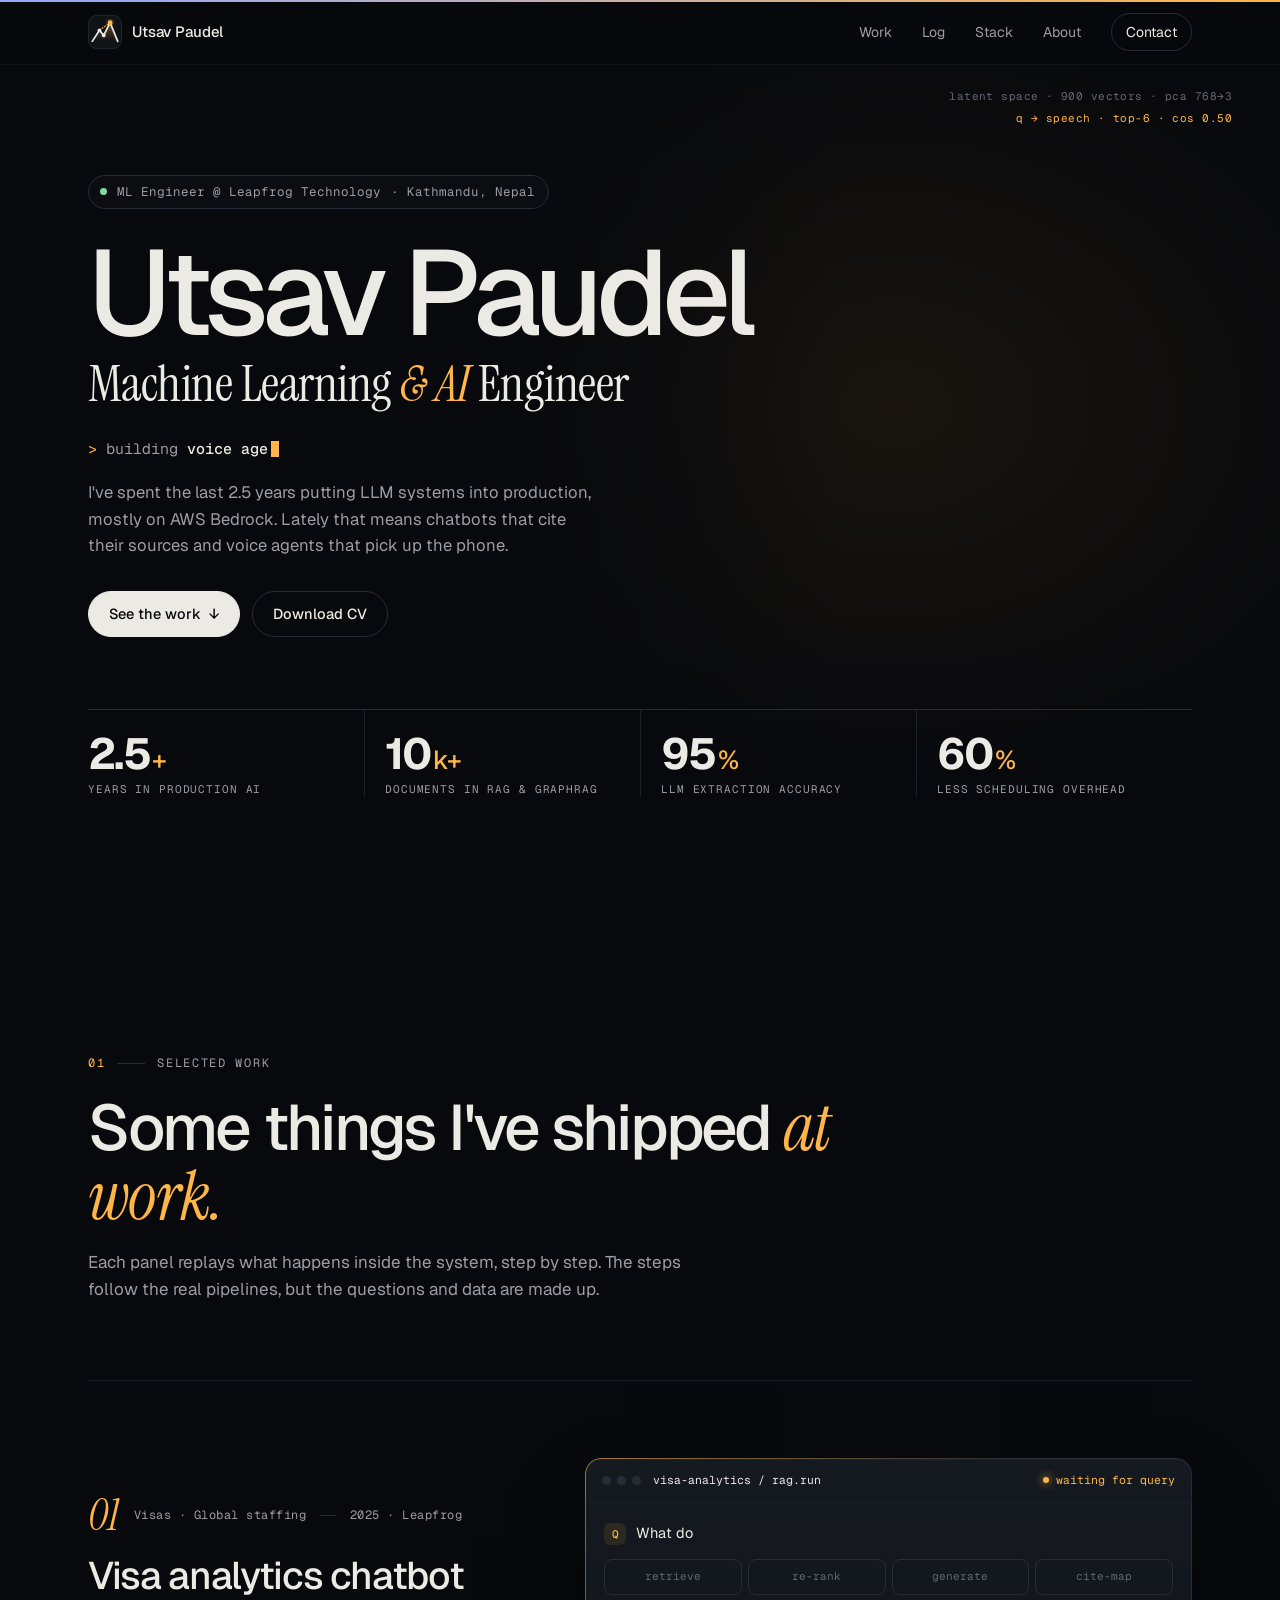
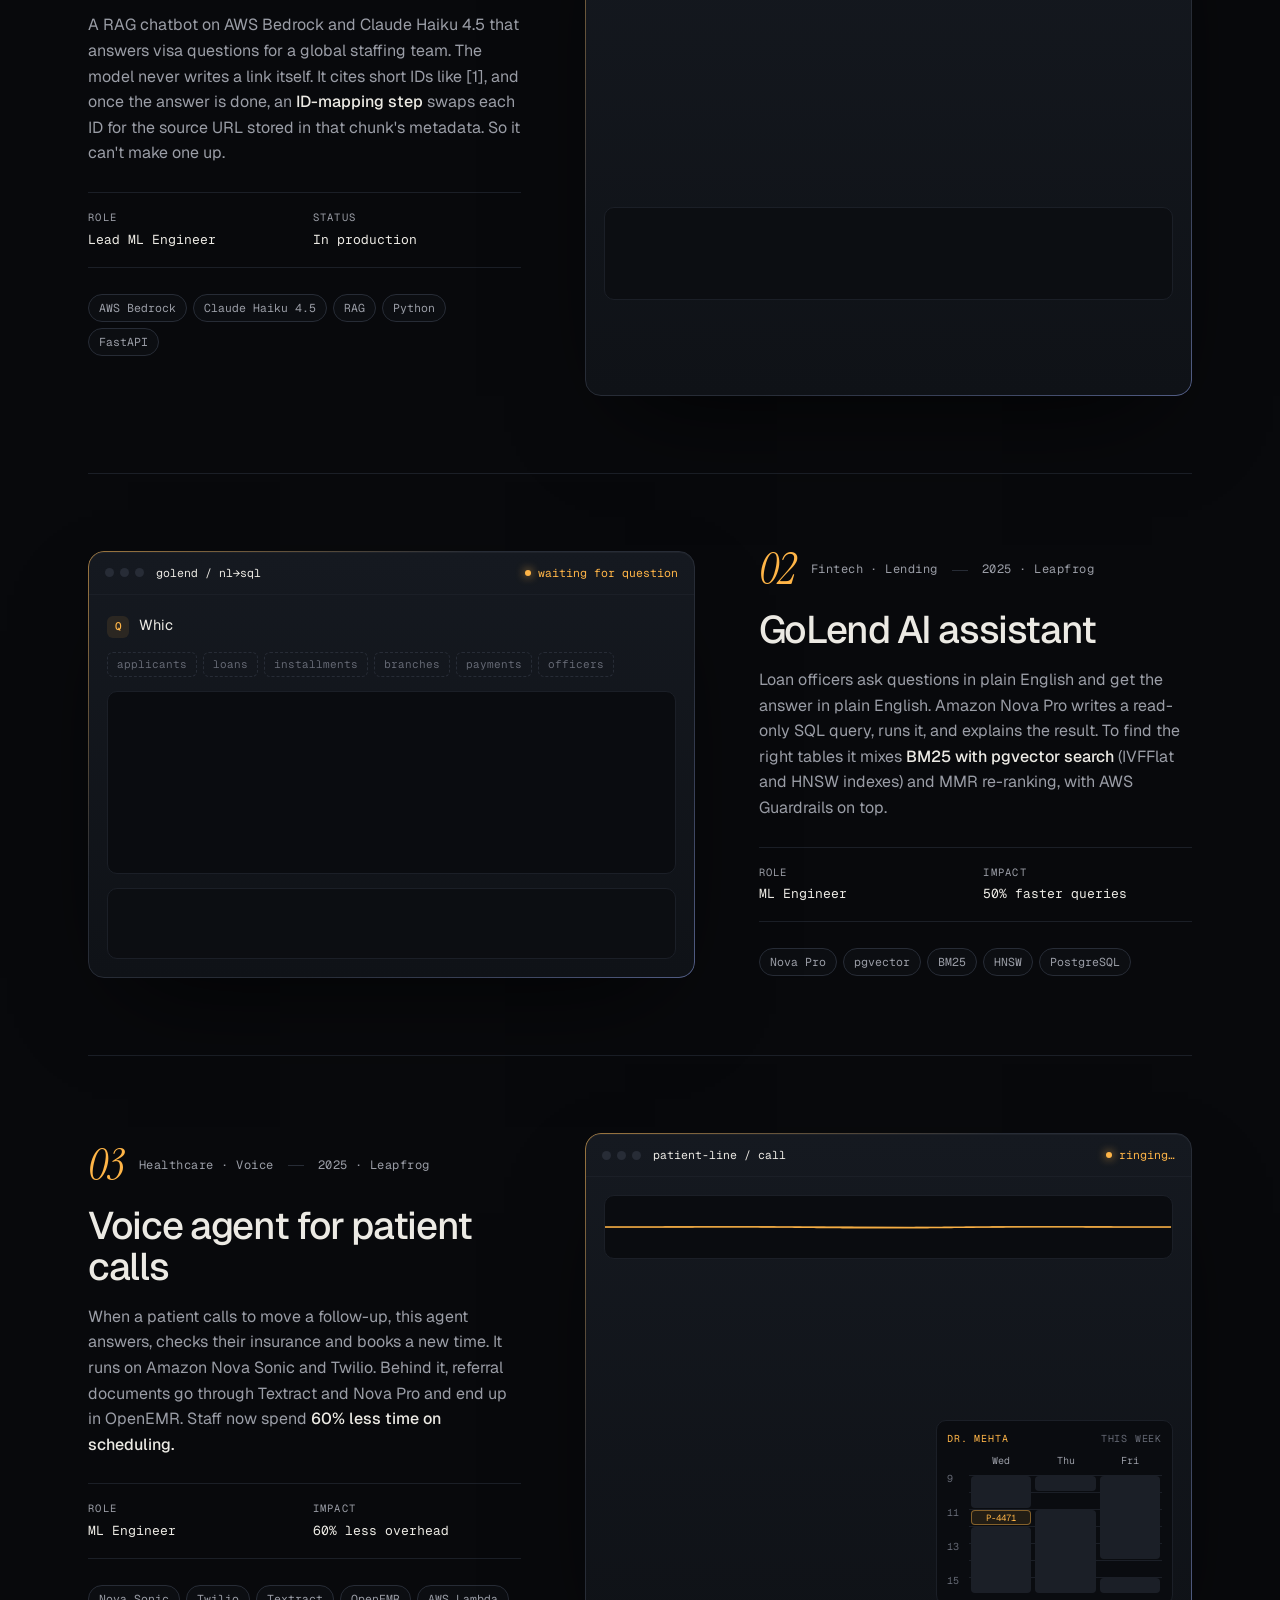
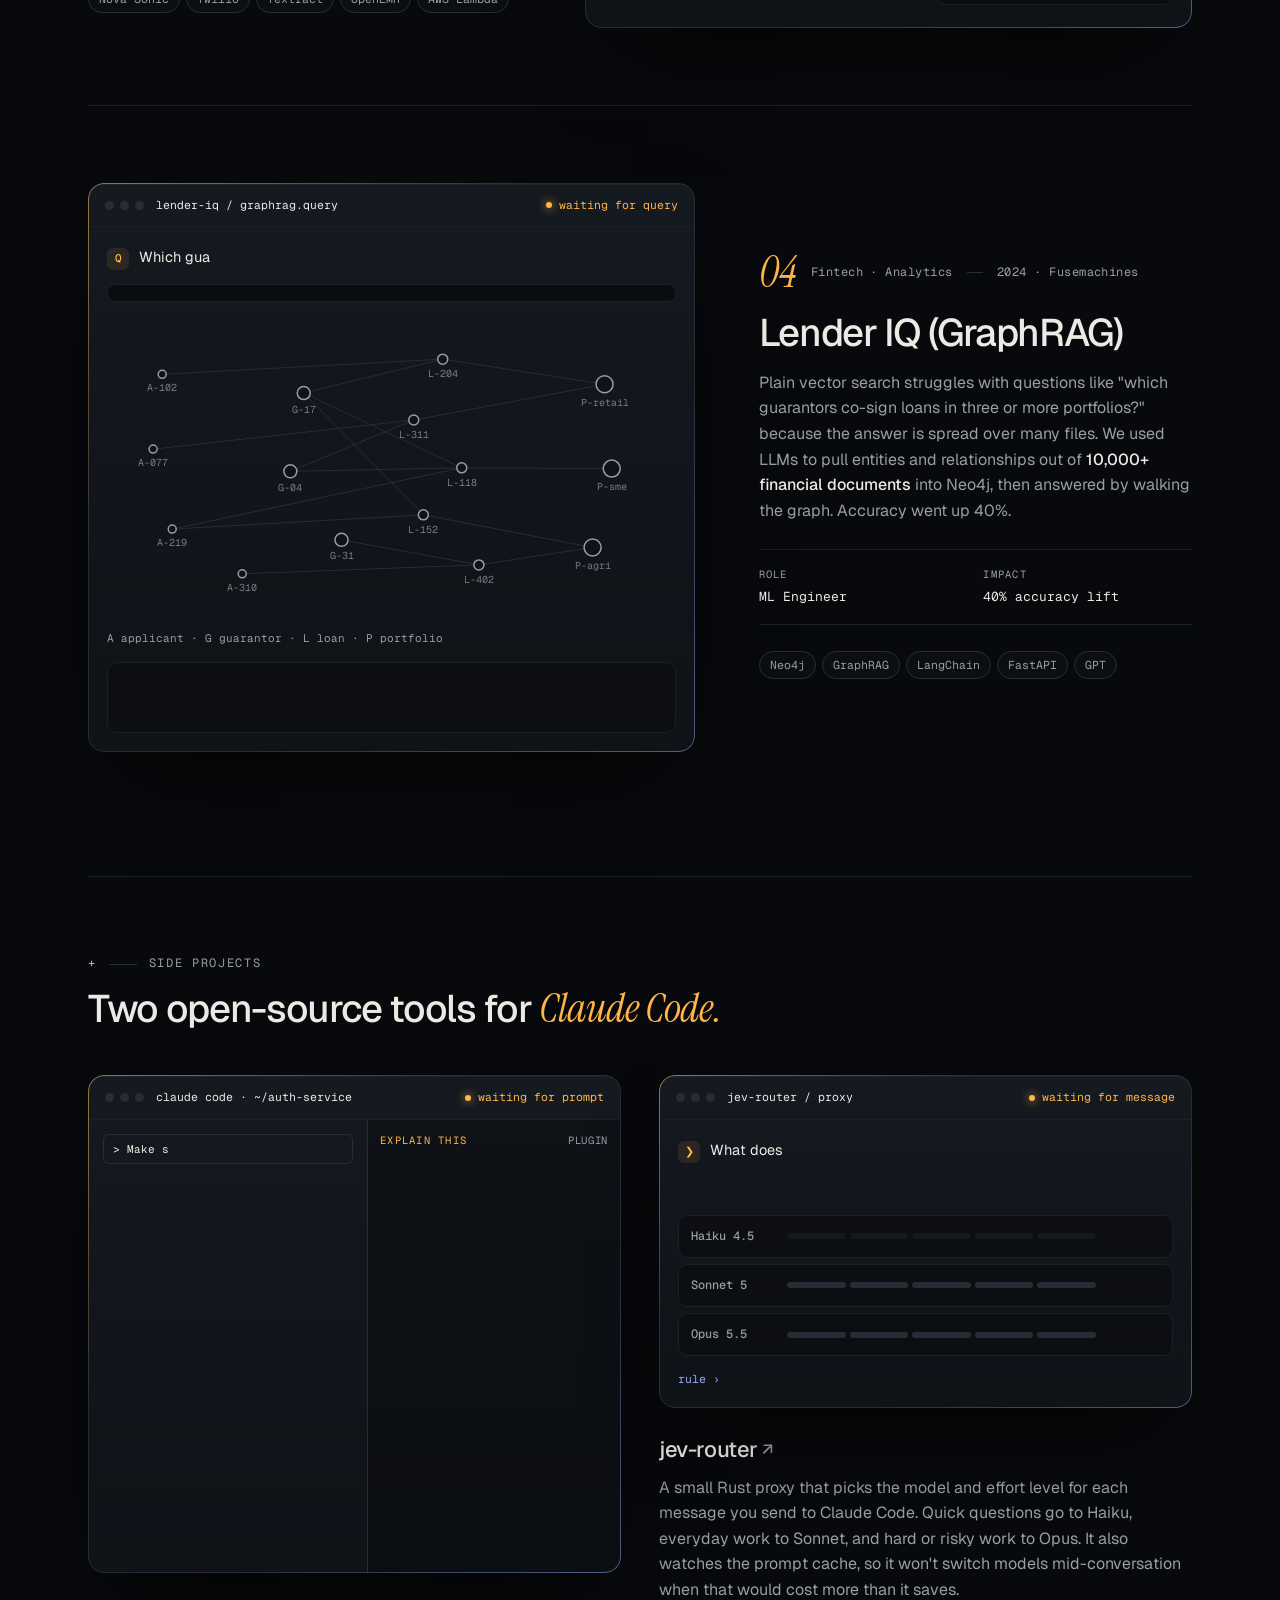
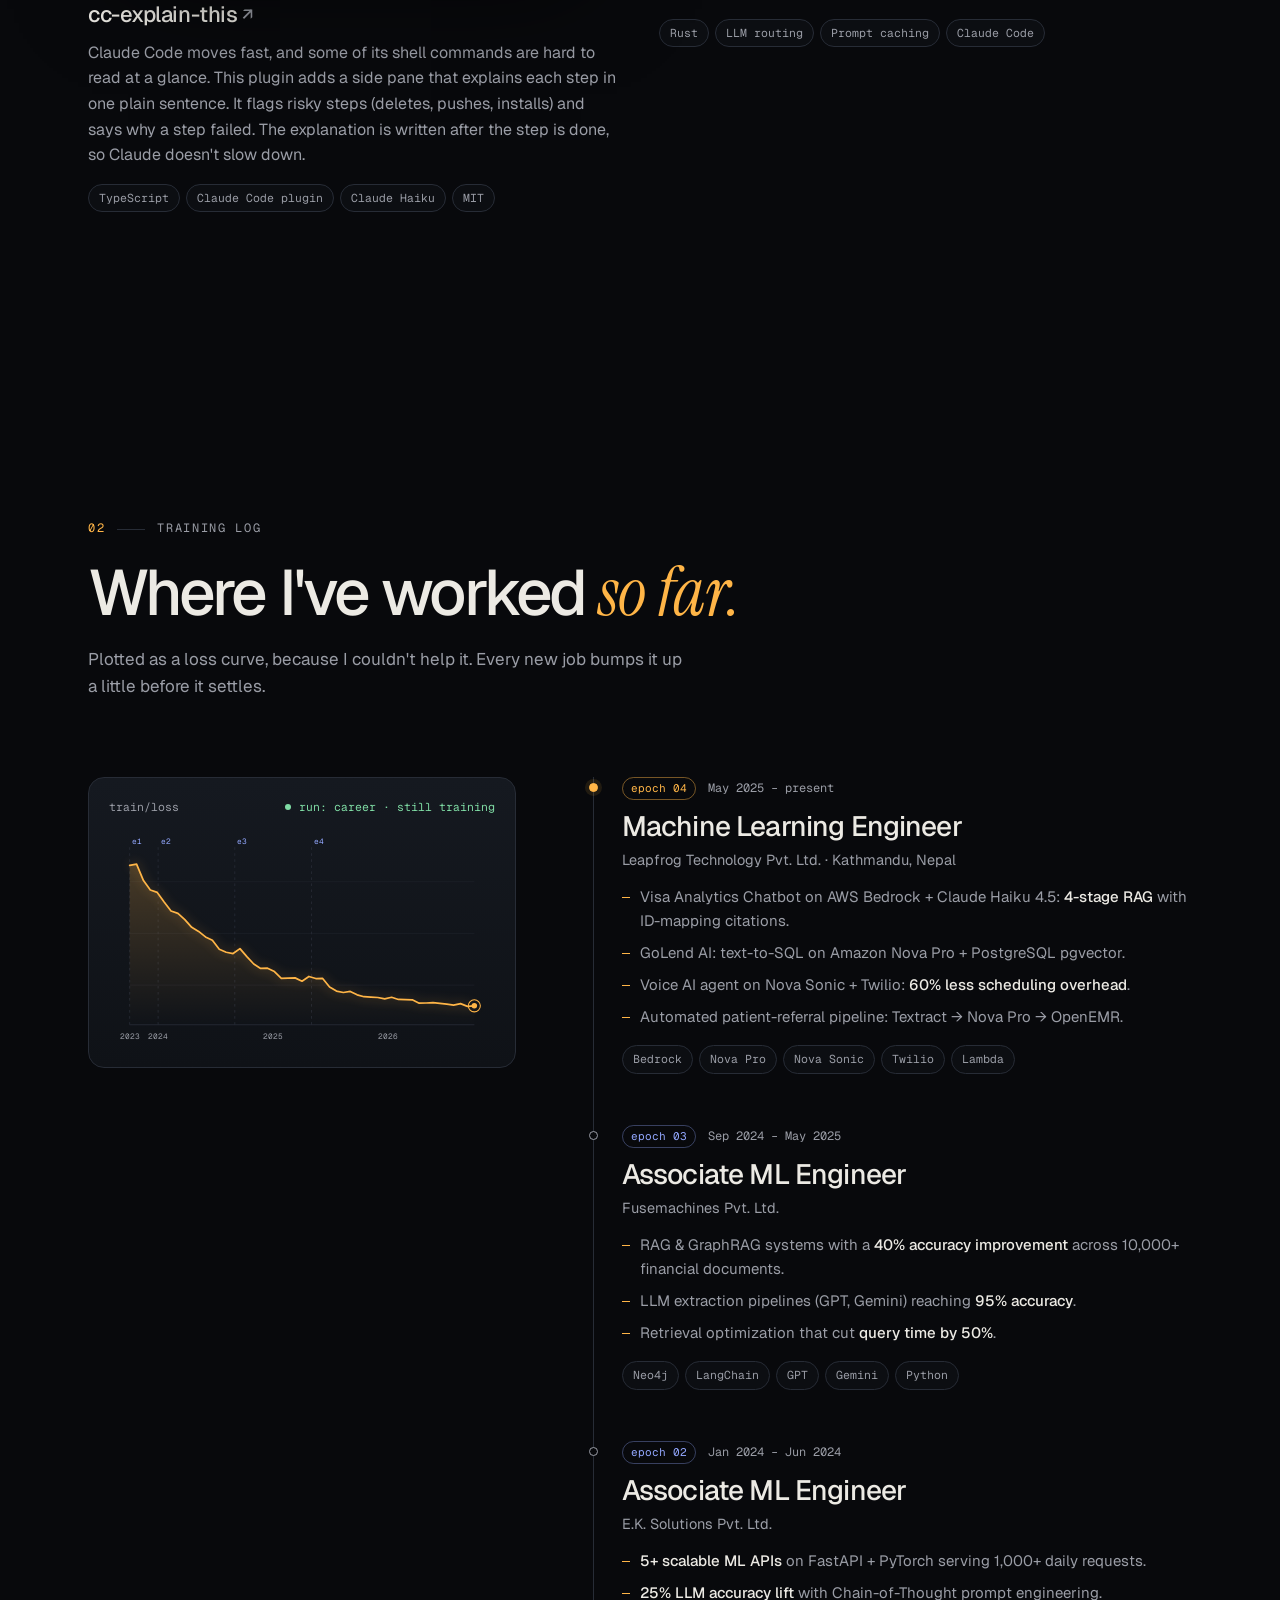
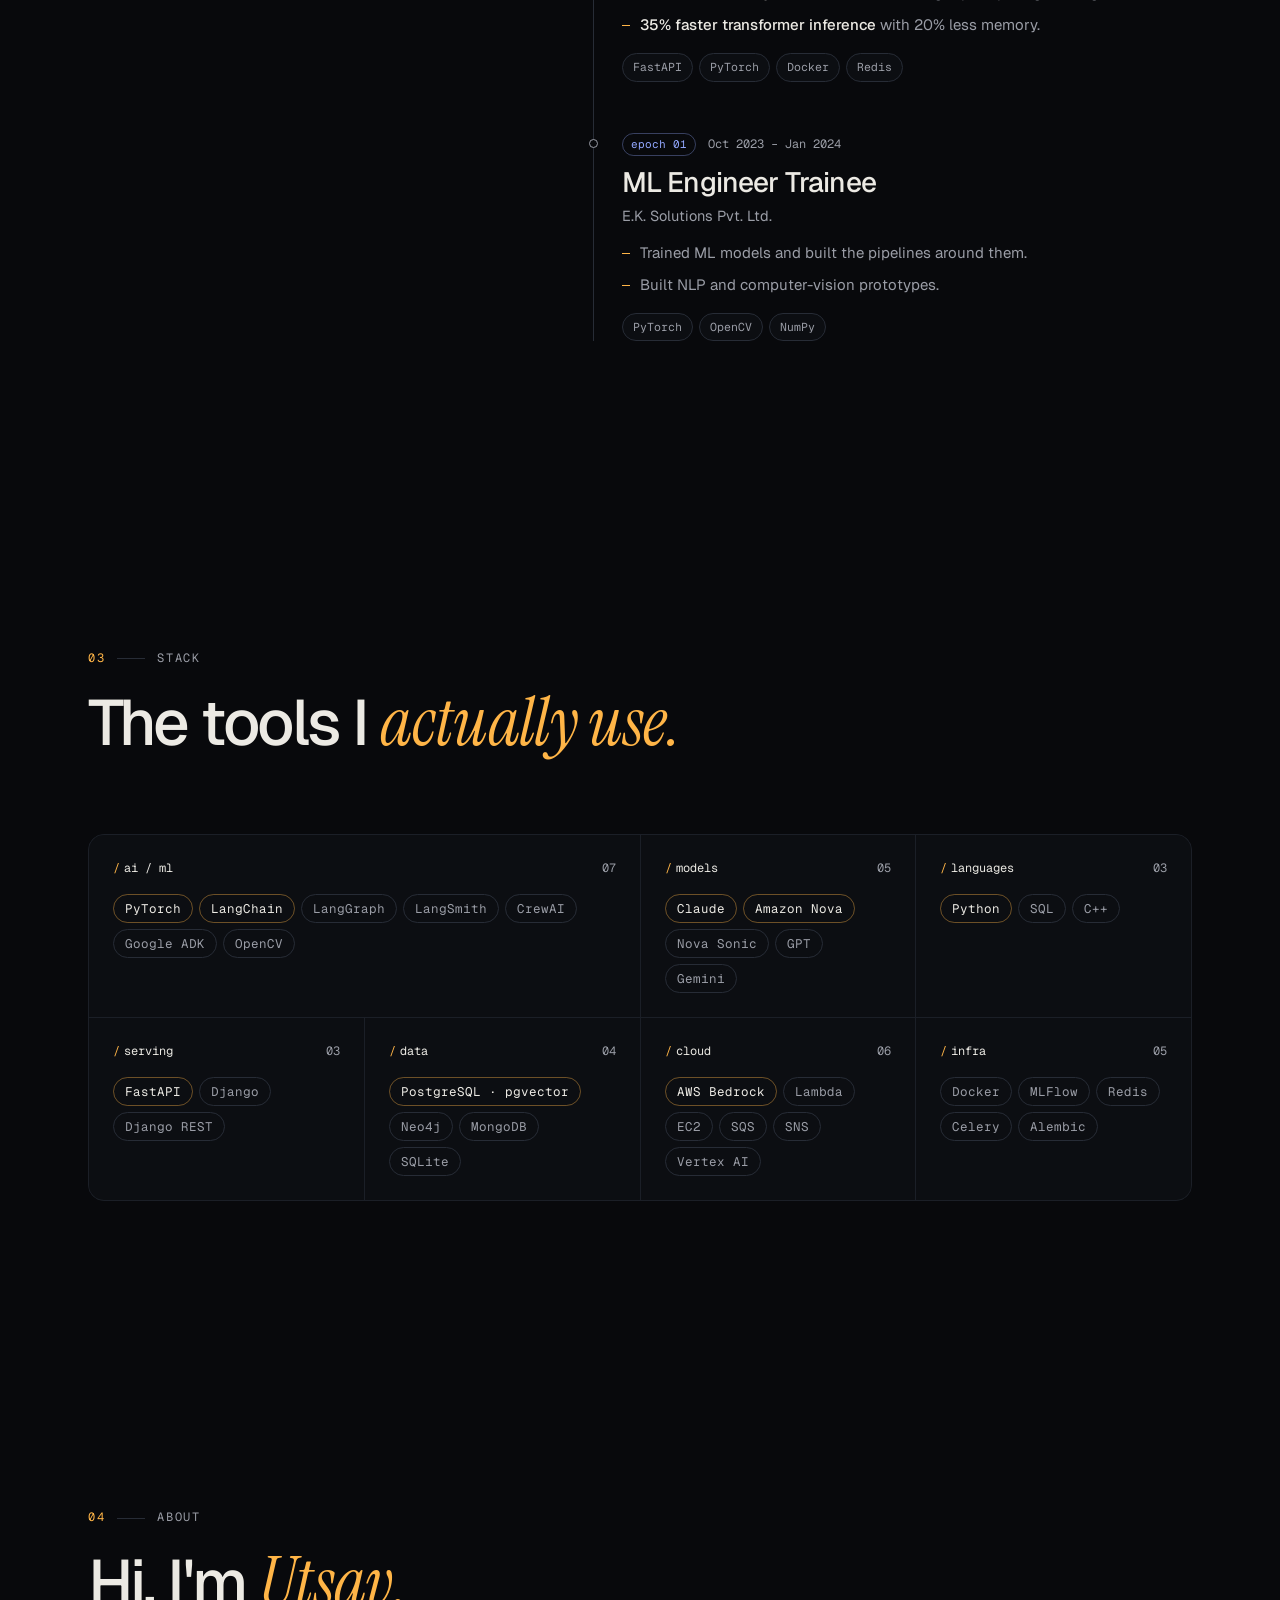
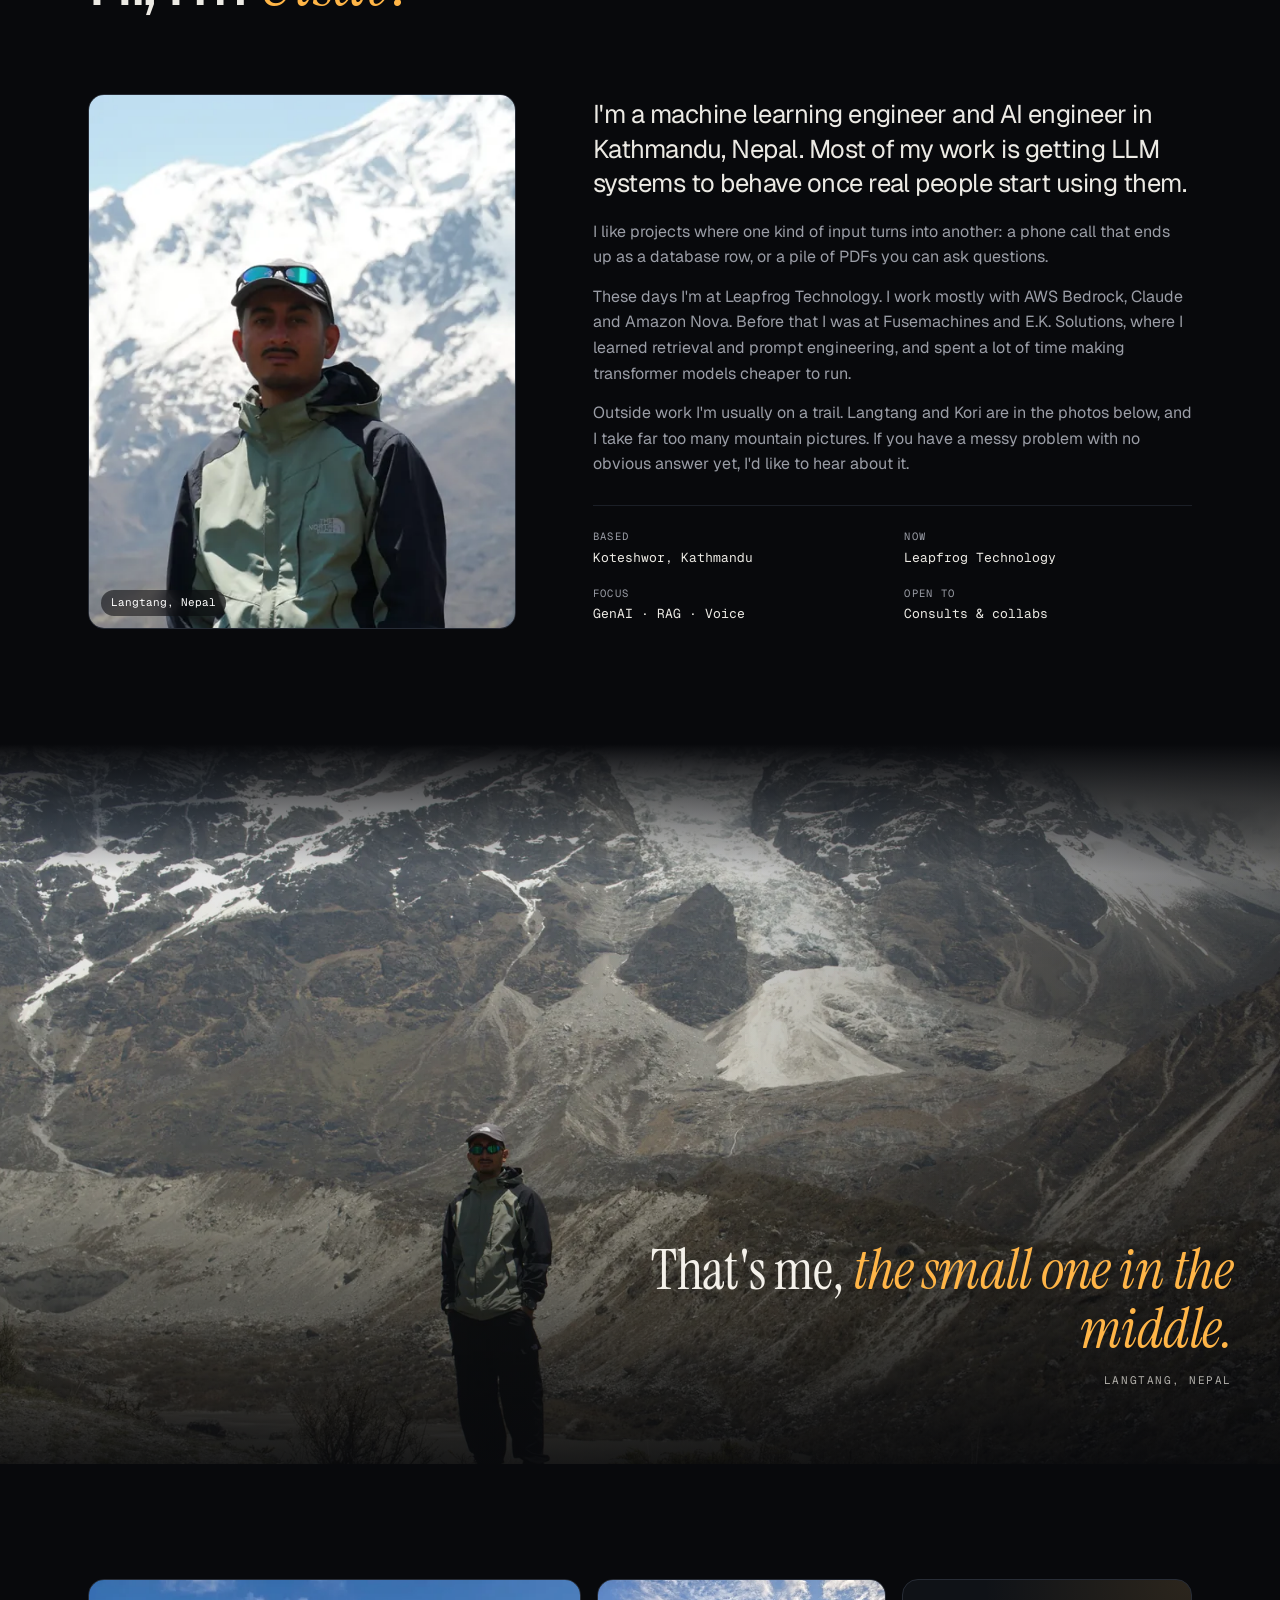
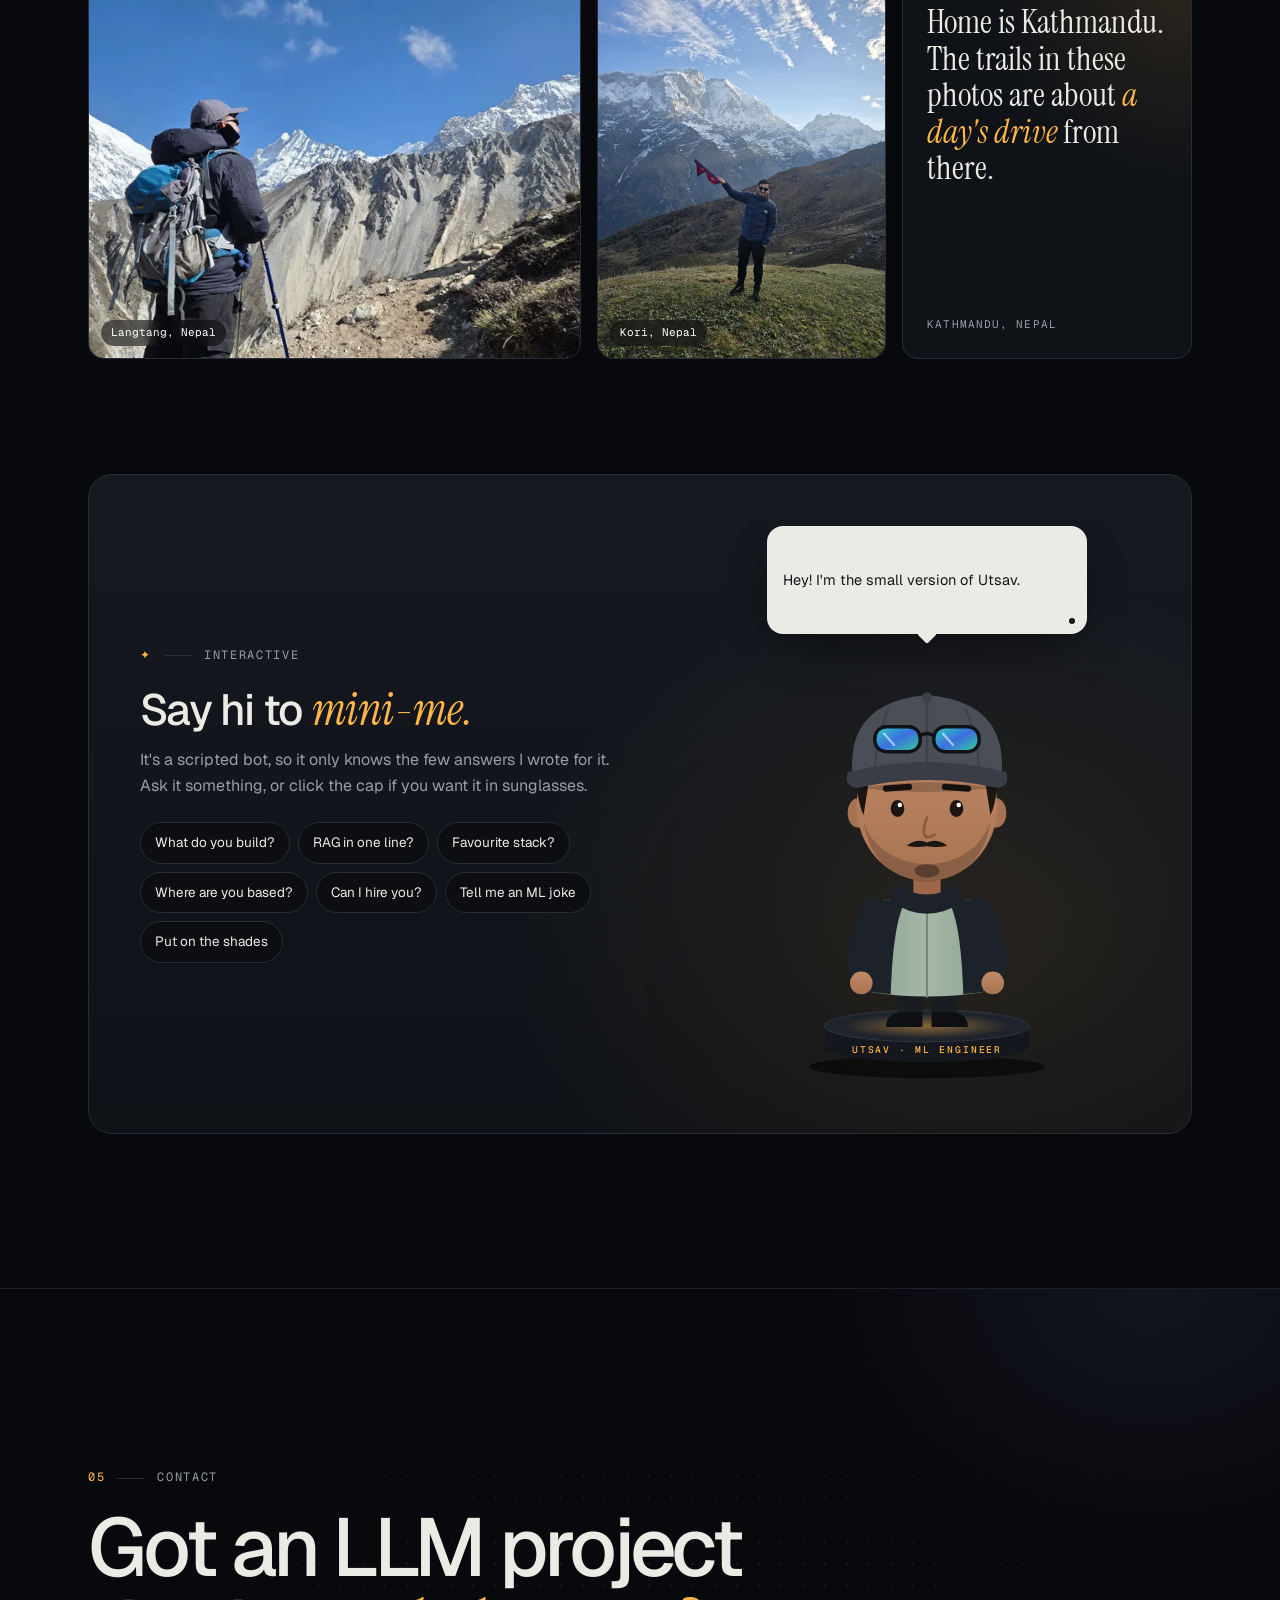
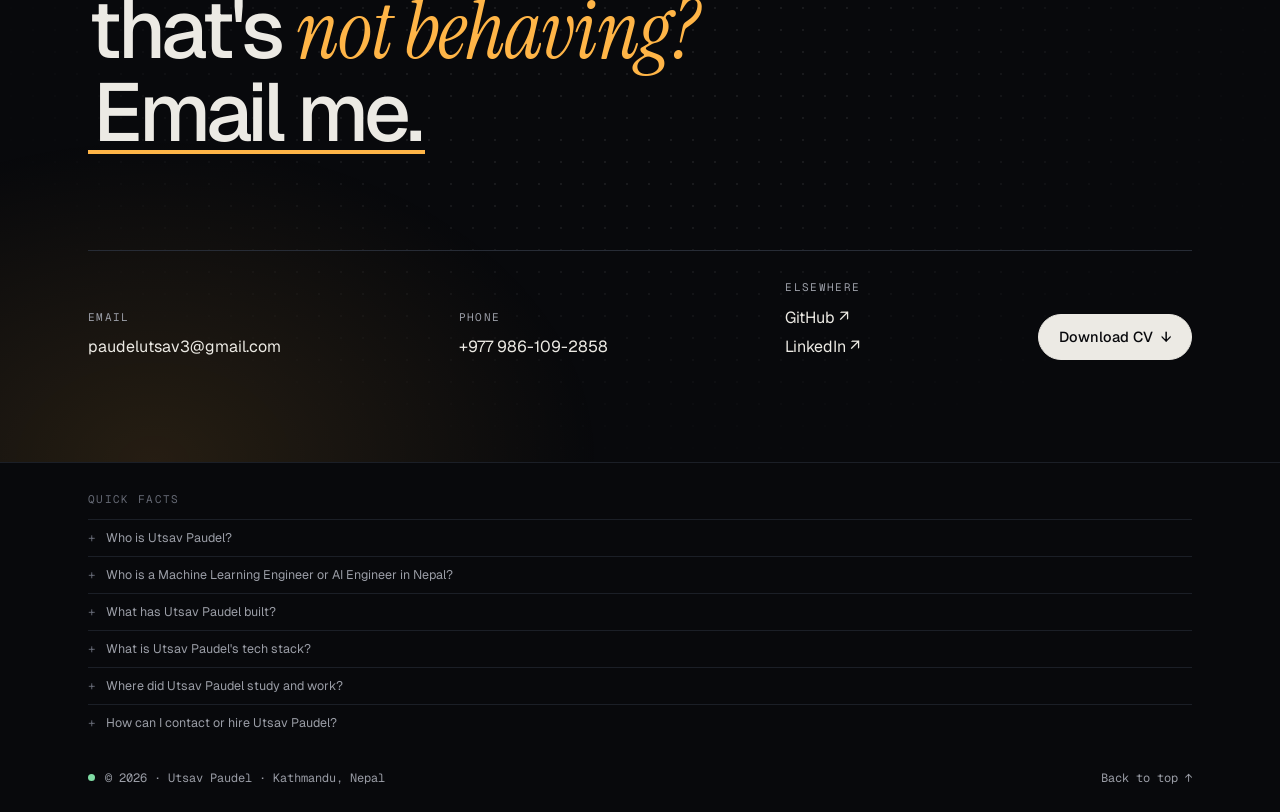
<file: index.html>
<!DOCTYPE html>
<html lang="en">
<head>
<!--
   _      _______ _______ _______ __   _ _______
   |      |_____|    |    |______ | \  |    |
   |_____ |     |    |    |______ |  \_|    |      SPACE

        Portfolio of Utsav Paudel - ML / AI Engineer
        https://utsavpaudel.me
-->
<meta name="google-site-verification" content="ZEbJYnyFBVUU9wIYWU6xc_Uab5skkKEROT86mVtD4m0" />
<meta charset="UTF-8">
<meta name="viewport" content="width=device-width, initial-scale=1.0">
<title>Utsav Paudel | Machine Learning Engineer &amp; AI Engineer in Nepal</title>
<meta name="description" content="Utsav Paudel (also Utsab Paudel, Utsav Poudel) is a Machine Learning Engineer and AI Engineer in Kathmandu, Nepal, building RAG, LLM and Voice AI systems on AWS.">
<meta name="keywords" content="Utsav Paudel, Utsab Paudel, Utshab Paudel, Utsav Poudel, Utsab Poudel, Utshab Poudel, Utsav Poudyal, Utsab Poudyal, Utshab Poudyal, ML Engineer Nepal, AI Engineer Nepal, AI Engineer Kathmandu, Machine Learning Engineer Kathmandu, RAG systems, Generative AI, LLM engineer, AWS AI, Voice AI">
<link rel="canonical" href="https://utsavpaudel.me/">
<link rel="icon" type="image/svg+xml" href="/favicon.svg">
<link rel="shortcut icon" href="/favicon.svg">
<link rel="alternate" type="text/markdown" href="/llms.txt" title="Plain-text summary for LLMs">

<!-- Open Graph -->
<meta property="og:title" content="Utsav Paudel — Machine Learning &amp; AI Engineer in Nepal">
<meta property="og:description" content="ML Engineer specializing in Generative AI, RAG architectures, LLMs, and Voice AI. 2.5+ years building production AI systems on AWS. Kathmandu, Nepal.">
<meta property="og:type" content="website">
<meta property="og:url" content="https://utsavpaudel.me/">
<meta property="og:site_name" content="Utsav Paudel — Portfolio">
<meta property="og:locale" content="en_US">
<meta property="og:image" content="https://utsavpaudel.me/assets/mountain-portrait-1200.jpg">
<meta property="og:image:width" content="1200">
<meta property="og:image:height" content="675">
<meta property="og:image:alt" content="Utsav Paudel — Machine Learning Engineer">

<!-- Twitter Card -->
<meta name="twitter:card" content="summary_large_image">
<meta name="twitter:title" content="Utsav Paudel — Machine Learning &amp; AI Engineer in Nepal">
<meta name="twitter:description" content="ML Engineer building Generative AI, RAG & LLM systems on AWS. Kathmandu, Nepal.">
<meta name="twitter:image" content="https://utsavpaudel.me/assets/mountain-portrait-1200.jpg">

<!-- Additional SEO -->
<meta name="robots" content="index, follow, max-snippet:-1, max-image-preview:large">
<meta name="author" content="Utsav Paudel">
<meta name="geo.region" content="NP-03">
<meta name="geo.placename" content="Kathmandu">
<meta name="geo.position" content="27.7172;85.3240">
<meta name="ICBM" content="27.7172, 85.3240">
<meta name="theme-color" content="#08090c">

<!-- JSON-LD Structured Data (FAQ text must match the visible #faq section) -->
<script type="application/ld+json">
{
  "@context": "https://schema.org",
  "@graph": [
    {
      "@type": "Person",
      "@id": "https://utsavpaudel.me/#person",
      "name": "Utsav Paudel",
      "alternateName": [
        "Utsab Paudel",
        "Utshab Paudel",
        "Utsav Poudel",
        "Utsab Poudel",
        "Utshab Poudel",
        "Utsav Poudyal",
        "Utsab Poudyal",
        "Utshab Poudyal",
        "Utsav Paudyal",
        "Utsab Paudyal",
        "उत्सव पौडेल"
      ],
      "url": "https://utsavpaudel.me/",
      "image": "https://utsavpaudel.me/assets/utsav-portrait-1200.jpg",
      "jobTitle": [
        "Machine Learning Engineer",
        "AI Engineer"
      ],
      "description": "Machine Learning Engineer and AI Engineer in Kathmandu, Nepal, with 2.5+ years of experience in Generative AI, RAG, LLM systems and Voice AI on AWS.",
      "hasOccupation": [
        {
          "@type": "Occupation",
          "name": "Machine Learning Engineer",
          "occupationLocation": {
            "@type": "Country",
            "name": "Nepal"
          }
        },
        {
          "@type": "Occupation",
          "name": "AI Engineer",
          "occupationLocation": {
            "@type": "Country",
            "name": "Nepal"
          }
        }
      ],
      "worksFor": {
        "@type": "Organization",
        "name": "Leapfrog Technology",
        "url": "https://www.lftechnology.com"
      },
      "alumniOf": [
        {
          "@type": "CollegeOrUniversity",
          "name": "Kantipur Engineering College"
        },
        {
          "@type": "Organization",
          "name": "Fusemachines"
        },
        {
          "@type": "Organization",
          "name": "E.K. Solutions"
        }
      ],
      "knowsAbout": [
        "Machine Learning",
        "Artificial Intelligence",
        "Generative AI",
        "Retrieval-Augmented Generation (RAG)",
        "GraphRAG",
        "Large Language Models (LLM)",
        "Voice AI",
        "Text-to-SQL",
        "NLP",
        "AWS Bedrock",
        "Amazon Nova",
        "Claude",
        "PyTorch",
        "LangChain",
        "LangGraph",
        "FastAPI",
        "Python",
        "pgvector"
      ],
      "address": {
        "@type": "PostalAddress",
        "addressLocality": "Kathmandu",
        "addressRegion": "Bagmati",
        "addressCountry": "NP"
      },
      "nationality": {
        "@type": "Country",
        "name": "Nepal"
      },
      "sameAs": [
        "https://www.linkedin.com/in/utshabpaudell/",
        "https://github.com/xafold"
      ]
    },
    {
      "@type": "WebSite",
      "@id": "https://utsavpaudel.me/#website",
      "url": "https://utsavpaudel.me/",
      "name": "Utsav Paudel",
      "alternateName": "Utsav Paudel — Machine Learning Engineer",
      "inLanguage": "en",
      "publisher": {
        "@id": "https://utsavpaudel.me/#person"
      }
    },
    {
      "@type": "ProfilePage",
      "@id": "https://utsavpaudel.me/#profile",
      "url": "https://utsavpaudel.me/",
      "name": "Utsav Paudel | Machine Learning Engineer & AI Engineer in Nepal",
      "inLanguage": "en",
      "isPartOf": {
        "@id": "https://utsavpaudel.me/#website"
      },
      "mainEntity": {
        "@id": "https://utsavpaudel.me/#person"
      },
      "dateCreated": "2025-01-01T00:00:00+05:45",
      "dateModified": "2026-10-10T00:00:00+05:45"
    },
    {
      "@type": "FAQPage",
      "@id": "https://utsavpaudel.me/#faq",
      "url": "https://utsavpaudel.me/",
      "mainEntity": [
        {
          "@type": "Question",
          "name": "Who is Utsav Paudel?",
          "acceptedAnswer": {
            "@type": "Answer",
            "text": "Utsav Paudel is a Machine Learning Engineer and AI Engineer based in Kathmandu, Nepal. He has 2.5+ years of experience building Generative AI systems, RAG pipelines, LLM applications and Voice AI agents, mostly on AWS Bedrock. He works at Leapfrog Technology."
          }
        },
        {
          "@type": "Question",
          "name": "Who is a Machine Learning Engineer or AI Engineer in Nepal?",
          "acceptedAnswer": {
            "@type": "Answer",
            "text": "Utsav Paudel is a Machine Learning Engineer and AI Engineer in Kathmandu, Nepal. He builds production LLM systems for fintech and healthcare clients: RAG chatbots, text-to-SQL assistants, GraphRAG systems and voice agents. He is open to consulting and collaboration."
          }
        },
        {
          "@type": "Question",
          "name": "What has Utsav Paudel built?",
          "acceptedAnswer": {
            "@type": "Answer",
            "text": "A visa analytics RAG chatbot on AWS Bedrock and Claude Haiku 4.5. GoLend AI, a text-to-SQL assistant on Amazon Nova Pro and pgvector. A voice agent for patient calls on Amazon Nova Sonic and Twilio that cut scheduling time by 60%. Lender IQ, a GraphRAG system over 10,000+ financial documents. He also maintains two open-source Claude Code tools, cc-explain-this and jev-router."
          }
        },
        {
          "@type": "Question",
          "name": "What is Utsav Paudel's tech stack?",
          "acceptedAnswer": {
            "@type": "Answer",
            "text": "Python, PyTorch, LangChain, LangGraph, FastAPI, AWS Bedrock, AWS Lambda, Claude, Amazon Nova, GPT, Gemini, PostgreSQL with pgvector, and Neo4j."
          }
        },
        {
          "@type": "Question",
          "name": "Where did Utsav Paudel study and work?",
          "acceptedAnswer": {
            "@type": "Answer",
            "text": "He has a Bachelor in Computer Engineering from Kantipur Engineering College, Kathmandu (2017–2022). He worked at E.K. Solutions and Fusemachines before he joined Leapfrog Technology in May 2025."
          }
        },
        {
          "@type": "Question",
          "name": "How can I contact or hire Utsav Paudel?",
          "acceptedAnswer": {
            "@type": "Answer",
            "text": "Use the contact section on this page, or send a message on LinkedIn (linkedin.com/in/utshabpaudell). He is open to consulting and collaboration on LLM, RAG and voice AI projects."
          }
        }
      ]
    }
  ]
}
</script>

<link rel="me" href="https://www.linkedin.com/in/utshabpaudell/">
<link rel="me" href="https://github.com/xafold">

<!-- Fonts -->
<link rel="preconnect" href="https://fonts.googleapis.com">
<link rel="preconnect" href="https://fonts.gstatic.com" crossorigin>
<link rel="preload" as="style" href="https://fonts.googleapis.com/css2?family=Geist:wght@300..600&family=Geist+Mono:wght@400;500&family=Instrument+Serif:ital@0;1&display=swap">
<link href="https://fonts.googleapis.com/css2?family=Geist:wght@300..600&family=Geist+Mono:wght@400;500&family=Instrument+Serif:ital@0;1&display=swap" rel="stylesheet" media="print" onload="this.media='all'">
<noscript><link href="https://fonts.googleapis.com/css2?family=Geist:wght@300..600&family=Geist+Mono:wght@400;500&family=Instrument+Serif:ital@0;1&display=swap" rel="stylesheet"></noscript>

<link rel="stylesheet" href="./style.css?v=2026-10-10c">
<script>document.documentElement.classList.add('js');</script>
<script src="./main.js?v=2026-10-10c" defer></script>
</head>
<body>

<a class="skip" href="#work">Skip to selected work</a>
<div class="progress" aria-hidden="true"></div>

<!-- ======================= NAV ======================= -->
<header class="nav">
  <div class="nav-row">
    <a class="brand" href="#top" aria-label="Utsav Paudel, back to top">
      <svg class="logo" viewBox="0 0 40 40" aria-hidden="true">
        <defs><linearGradient id="logoFill" x1="0" y1="0" x2="0" y2="1"><stop offset="0" stop-color="#ffb547" stop-opacity=".35"/><stop offset="1" stop-color="#ffb547" stop-opacity="0"/></linearGradient></defs>
        <rect class="logo-box" x=".5" y=".5" width="39" height="39" rx="10"/>
        <path d="M5 31 L13.5 18 L18.5 24 L26 9 L35 31 Z" fill="url(#logoFill)"/>
        <path class="logo-skip" d="M13.5 18 L26 9"/>
        <path class="logo-ridge" d="M5 31 L13.5 18 L18.5 24 L26 9 L35 31"/>
        <path class="logo-pass" pathLength="1" d="M5 31 L13.5 18 L18.5 24 L26 9"/>
        <circle class="logo-node" cx="13.5" cy="18" r="2.2"/><circle class="logo-node" cx="18.5" cy="24" r="2.2"/>
        <circle class="logo-halo" cx="26" cy="9" r="4.6"/><circle class="logo-top" cx="26" cy="9" r="2.8"/>
      </svg>
      <span class="brand-name">Utsav Paudel</span>
    </a>
    <nav class="nav-links" aria-label="Primary">
      <a href="#work">Work</a>
      <a href="#career">Log</a>
      <a href="#toolkit">Stack</a>
      <a href="#about">About</a>
      <a class="nav-cta" href="#contact">Contact</a>
    </nav>
  </div>
</header>

<main id="top">

<!-- ======================= HERO: latent space ======================= -->
<section class="hero">
  <canvas class="latent" id="latent" aria-hidden="true"></canvas>
  <div class="hud mono" aria-hidden="true">
    <span>latent space · 900 vectors · pca 768→3</span>
    <span id="hud-q">q → retrieval · top-6 · cos 0.91</span>
  </div>

  <div class="wrap hero-inner">
    <p class="eyebrow mono rise" style="--d:0"><span class="live-dot"></span>ML Engineer @ Leapfrog Technology<span class="where"> · Kathmandu, Nepal</span></p>
    <h1 class="hero-h">
      <span class="hero-name rise" style="--d:1">Utsav Paudel</span>
      <span class="hero-role rise" style="--d:2">Machine Learning <em>&amp; AI</em> Engineer</span>
    </h1>
    <p class="typer mono rise" style="--d:3">
      <span class="sr-only">Building RAG pipelines, voice agents, text-to-SQL engines and GraphRAG systems.</span>
      <span aria-hidden="true"><span class="prompt">&gt;</span> building <b id="typed">RAG pipelines</b><i class="caret"></i></span>
    </p>
    <p class="hero-lede rise" style="--d:4">I've spent the last 2.5 years putting LLM systems into production, mostly on AWS Bedrock. Lately that means chatbots that cite their sources and voice agents that pick up the phone.</p>
    <div class="hero-cta rise" style="--d:5">
      <a class="btn btn-solid" href="#work">See the work <span aria-hidden="true">↓</span></a>
      <a class="btn" href="./assets/Utsav_Paudel_Resume.pdf" download>Download CV</a>
    </div>
  </div>

  <div class="wrap">
    <dl class="stats rise" style="--d:6">
      <div><dt>Years in production AI</dt><dd><b data-to="2.5" data-dec="1">2.5</b><span>+</span></dd></div>
      <div><dt>Documents in RAG &amp; GraphRAG</dt><dd><b data-to="10">10</b><span>k+</span></dd></div>
      <div><dt>LLM extraction accuracy</dt><dd><b data-to="95">95</b><span>%</span></dd></div>
      <div><dt>Less scheduling overhead</dt><dd><b data-to="60">60</b><span>%</span></dd></div>
    </dl>
  </div>
</section>

<!-- ======================= WORK ======================= -->
<section class="sec" id="work">
  <div class="wrap">
    <header class="sec-head">
      <p class="kicker mono reveal"><span>01</span>Selected work</p>
      <h2 class="reveal d1">Some things I've shipped <em>at work.</em></h2>
      <p class="sec-sub reveal d2">Each panel replays what happens inside the system, step by step. The steps follow the real pipelines, but the questions and data are made up.</p>
    </header>

    <!-- 01 - RAG -->
    <article class="project">
      <div class="p-info reveal">
        <p class="p-meta mono"><span class="p-num">01</span><span>Visas · Global staffing</span><span>2025 · Leapfrog</span></p>
        <h3>Visa analytics chatbot</h3>
        <p class="p-blurb">A RAG chatbot on AWS Bedrock and Claude Haiku 4.5 that answers visa questions for a global staffing team. The model never writes a link itself. It cites short IDs like [1], and once the answer is done, an <b>ID-mapping step</b> swaps each ID for the source URL stored in that chunk's metadata. So it can't make one up.</p>
        <dl class="p-facts mono">
          <div><dt>Role</dt><dd>Lead ML Engineer</dd></div>
          <div><dt>Status</dt><dd>In production</dd></div>
        </dl>
        <ul class="chips mono"><li>AWS Bedrock</li><li>Claude Haiku 4.5</li><li>RAG</li><li>Python</li><li>FastAPI</li></ul>
      </div>
      <div class="viz reveal d1" data-scene="rag" aria-hidden="true">
        <div class="viz-bar mono"><span class="viz-dots"><i></i><i></i><i></i></span><span class="viz-title">visa-analytics / rag.run</span><span class="viz-status" data-status>done · 3 sources linked</span></div>
        <div class="viz-body">
          <p class="ask"><span class="tag mono">Q</span><span data-q>What does an H-1B visa require?</span></p>
          <ol class="stages mono" data-stages>
            <li class="done">retrieve</li><li class="done">re-rank</li><li class="done">generate</li><li class="done">cite-map</li>
          </ol>
          <ul class="chunks mono" data-chunks>
            <li class="cited"><span class="cid">1</span><span class="src">uscis_h1b_overview · §2</span><span class="bar"><i style="--w:.93"></i></span><span class="sc">0.93</span></li>
            <li class="cited"><span class="cid">2</span><span class="src">dol_lca_guide · §1</span><span class="bar"><i style="--w:.88"></i></span><span class="sc">0.88</span></li>
            <li class="cited"><span class="cid">3</span><span class="src">h1b_cap_season · §3</span><span class="bar"><i style="--w:.81"></i></span><span class="sc">0.81</span></li>
            <li class="drop"><span class="cid"></span><span class="src">l1_visa_overview · §2</span><span class="bar"><i style="--w:.34"></i></span><span class="sc">0.34</span></li>
            <li class="drop"><span class="cid"></span><span class="src">o1_visa_faq · §4</span><span class="bar"><i style="--w:.21"></i></span><span class="sc">0.21</span></li>
          </ul>
          <p class="answer" data-a data-lock>An H-1B needs a job offer in a specialty occupation<sup>1</sup> and a certified Labor Condition Application from the employer<sup>2</sup>. Most new petitions also go through the annual cap lottery<sup>3</sup>.</p>
          <ol class="refs mono" data-refs data-lock>
            <li><b>1</b><span>uscis.gov/…/h-1b-specialty-occupations</span></li>
            <li><b>2</b><span>dol.gov/…/lca</span></li>
            <li><b>3</b><span>uscis.gov/…/h-1b-cap-season</span></li>
          </ol>
        </div>
      </div>
    </article>

    <!-- 02 - Text-to-SQL -->
    <article class="project flip">
      <div class="p-info reveal">
        <p class="p-meta mono"><span class="p-num">02</span><span>Fintech · Lending</span><span>2025 · Leapfrog</span></p>
        <h3>GoLend AI assistant</h3>
        <p class="p-blurb">Loan officers ask questions in plain English and get the answer in plain English. Amazon Nova Pro writes a read-only SQL query, runs it, and explains the result. To find the right tables it mixes <b>BM25 with pgvector search</b> (IVFFlat and HNSW indexes) and MMR re-ranking, with AWS Guardrails on top.</p>
        <dl class="p-facts mono">
          <div><dt>Role</dt><dd>ML Engineer</dd></div>
          <div><dt>Impact</dt><dd>50% faster queries</dd></div>
        </dl>
        <ul class="chips mono"><li>Nova Pro</li><li>pgvector</li><li>BM25</li><li>HNSW</li><li>PostgreSQL</li></ul>
      </div>
      <div class="viz reveal d1" data-scene="sql" aria-hidden="true">
        <div class="viz-bar mono"><span class="viz-dots"><i></i><i></i><i></i></span><span class="viz-title">golend / nl→sql</span><span class="viz-status" data-status>answered · 4 rows · 38 ms</span></div>
        <div class="viz-body">
          <p class="ask"><span class="tag mono">Q</span><span data-q>Which applicants missed their third installment?</span></p>
          <ul class="schema mono" data-schema>
            <li class="on">applicants</li><li class="on">loans</li><li class="on">installments</li><li>branches</li><li>payments</li><li>officers</li>
          </ul>
          <pre class="code mono" data-sql data-lock><span class="k">SELECT</span> a.id, l.amount, i.due_at
<span class="k">FROM</span> applicants a
<span class="k">JOIN</span> loans l <span class="k">ON</span> l.applicant_id = a.id
<span class="k">JOIN</span> installments i <span class="k">ON</span> i.loan_id = l.id
<span class="k">WHERE</span> i.seq = <span class="s">3</span> <span class="k">AND</span> i.paid_at <span class="k">IS</span> <span class="k">NULL</span>
<span class="k">ORDER</span> <span class="k">BY</span> i.due_at <span class="k">DESC</span>
<span class="k">LIMIT</span> <span class="s">50</span>;</pre>
          <p class="answer" data-a data-lock>Four applicants missed their third installment. The latest is APL-2291, with 420,000 due on 14 Aug 2025. The other three are APL-1873, APL-3310 and APL-0954.</p>
        </div>
      </div>
    </article>

    <!-- 03 - Voice -->
    <article class="project">
      <div class="p-info reveal">
        <p class="p-meta mono"><span class="p-num">03</span><span>Healthcare · Voice</span><span>2025 · Leapfrog</span></p>
        <h3>Voice agent for patient calls</h3>
        <p class="p-blurb">When a patient calls to move a follow-up, this agent answers, checks their insurance and books a new time. It runs on Amazon Nova Sonic and Twilio. Behind it, referral documents go through Textract and Nova Pro and end up in OpenEMR. Staff now spend <b>60% less time on scheduling.</b></p>
        <dl class="p-facts mono">
          <div><dt>Role</dt><dd>ML Engineer</dd></div>
          <div><dt>Impact</dt><dd>60% less overhead</dd></div>
        </dl>
        <ul class="chips mono"><li>Nova Sonic</li><li>Twilio</li><li>Textract</li><li>OpenEMR</li><li>AWS Lambda</li></ul>
      </div>
      <div class="viz reveal d1" data-scene="voice" aria-hidden="true">
        <div class="viz-bar mono"><span class="viz-dots"><i></i><i></i><i></i></span><span class="viz-title">patient-line / call</span><span class="viz-status" data-status>ended · 00:31 · booked</span></div>
        <div class="viz-body">
          <canvas class="wave" data-wave></canvas>
          <ol class="lines" data-lines data-lock>
            <li class="agent"><b class="mono">agent</b><span>Thanks for calling. How can I help today?</span></li>
            <li class="caller"><b class="mono">caller</b><span>Hi, I need to move my follow-up. My daughter is sick.</span></li>
            <li class="agent"><b class="mono">agent</b><span>Sorry to hear that. Dr. Mehta has Thursday at 10 or Friday at 2. Which works?</span></li>
            <li class="caller"><b class="mono">caller</b><span>Friday at 2, please.</span></li>
            <li class="agent"><b class="mono">agent</b><span>Booked. I'll text the confirmation to the number on file.</span></li>
          </ol>
          <div class="agent-run">
            <div class="tools mono" data-tools data-lock>
              <div class="cc-step ok"><p class="cc-call"><i>⏺</i>verify_patient(caller_id)</p><p class="cc-out">⎿ P-4471 · insurance active</p></div>
              <div class="cc-step ok"><p class="cc-call"><i>⏺</i>find_slots(dr_mehta, 3d)</p><p class="cc-out">⎿ Thu 10:00 · Fri 14:00</p></div>
              <div class="cc-step ok"><p class="cc-call"><i>⏺</i>book(openemr, Fri 14:00)</p><p class="cc-out">⎿ appt A-2093 confirmed</p></div>
              <div class="cc-step ok"><p class="cc-call"><i>⏺</i>calendar.add(dr_mehta)</p><p class="cc-out">⎿ added Fri 14:00 · freed Wed 11:00</p></div>
              <div class="cc-step ok"><p class="cc-call"><i>⏺</i>send_sms(•••0193)</p><p class="cc-out">⎿ confirmation delivered</p></div>
            </div>
            <div class="cal mono" data-cal>
              <p class="cal-h"><span>dr. mehta</span><span>this week</span></p>
              <p class="cal-days"><span>Wed</span><span>Thu</span><span>Fri</span></p>
              <div class="cal-grid">
                <b style="--h:9">9</b><b style="--h:11">11</b><b style="--h:13">13</b><b style="--h:15">15</b>
                <i class="ev busy" style="--d:0;--h:9;--n:2"></i><i class="ev old gone" data-ev="old" style="--d:0;--h:11">P-4471</i><i class="ev busy" style="--d:0;--h:12;--n:4"></i>
                <i class="ev busy" style="--d:1;--h:9"></i><i class="ev free" data-ev="free" style="--d:1;--h:10">free</i><i class="ev busy" style="--d:1;--h:11;--n:5"></i>
                <i class="ev busy" style="--d:2;--h:9;--n:5"></i><i class="ev free" data-ev="free" style="--d:2;--h:14">free</i><i class="ev new on" data-ev="new" style="--d:2;--h:14">P-4471</i><i class="ev busy" style="--d:2;--h:15"></i>
              </div>
            </div>
          </div>
        </div>
      </div>
    </article>

    <!-- 04 - GraphRAG -->
    <article class="project flip">
      <div class="p-info reveal">
        <p class="p-meta mono"><span class="p-num">04</span><span>Fintech · Analytics</span><span>2024 · Fusemachines</span></p>
        <h3>Lender IQ (GraphRAG)</h3>
        <p class="p-blurb">Plain vector search struggles with questions like "which guarantors co-sign loans in three or more portfolios?" because the answer is spread over many files. We used LLMs to pull entities and relationships out of <b>10,000+ financial documents</b> into Neo4j, then answered by walking the graph. Accuracy went up 40%.</p>
        <dl class="p-facts mono">
          <div><dt>Role</dt><dd>ML Engineer</dd></div>
          <div><dt>Impact</dt><dd>40% accuracy lift</dd></div>
        </dl>
        <ul class="chips mono"><li>Neo4j</li><li>GraphRAG</li><li>LangChain</li><li>FastAPI</li><li>GPT</li></ul>
      </div>
      <div class="viz reveal d1" data-scene="graph" aria-hidden="true">
        <div class="viz-bar mono"><span class="viz-dots"><i></i><i></i><i></i></span><span class="viz-title">lender-iq / graphrag.query</span><span class="viz-status" data-status>done · 1 match · 6 edges</span></div>
        <div class="viz-body">
          <p class="ask"><span class="tag mono">Q</span><span data-q>Which guarantors co-sign loans across 3+ portfolios?</span></p>
          <p class="cypher mono" data-cypher>MATCH (g:Guarantor)-[:CO_SIGNS]→(:Loan)-[:IN]→(p:Portfolio) WITH g, count(DISTINCT p) AS n WHERE n ≥ 3</p>
          <canvas class="graph" data-graph></canvas>
          <div class="g-foot mono">
            <span class="legend">A applicant · G guarantor · L loan · P portfolio</span>
          </div>
          <p class="answer" data-a data-lock>G-17 is the only guarantor who co-signs loans in three or more portfolios. Its loans L-204, L-118 and L-152 are in P-retail, P-sme and P-agri.</p>
        </div>
      </div>
    </article>

    <!-- Personal projects -->
    <header class="side-head reveal">
      <p class="kicker mono"><span>+</span>Side projects</p>
      <h3>Two open-source tools for <em>Claude Code.</em></h3>
    </header>

    <div class="side-grid">
      <article class="side reveal">
        <div class="viz" data-scene="explain" aria-hidden="true">
          <div class="viz-bar mono"><span class="viz-dots"><i></i><i></i><i></i></span><span class="viz-title">claude code · ~/auth-service</span><span class="viz-status" data-status>5 steps · 1 failed · 1 risky</span></div>
          <div class="cc">
            <div class="cc-term mono" data-term data-lock>
              <p class="cc-prompt">&gt; Make sessions last 30 minutes.</p>
              <div class="cc-step ok"><p class="cc-call"><i>⏺</i>Bash(grep -rl "SESSION_TTL" src)</p><p class="cc-out">⎿ src/auth/session.ts</p></div>
              <div class="cc-step ok"><p class="cc-call"><i>⏺</i>Update(src/auth/session.ts)</p><p class="cc-out"><span class="del">- TTL = 15 * 60</span><span class="add">+ TTL = 30 * 60</span></p></div>
              <div class="cc-step bad"><p class="cc-call"><i>⏺</i>Bash(npm test)</p><p class="cc-out">⎿ 2 failed, 41 passed</p></div>
              <div class="cc-step ok"><p class="cc-call"><i>⏺</i>Update(test/session.test.ts)</p><p class="cc-out">⎿ updated 2 lines</p></div>
              <div class="cc-step ok"><p class="cc-call"><i>⏺</i>Bash(git push origin main)</p><p class="cc-out">⎿ main → main</p></div>
            </div>
            <div class="cc-pane">
              <p class="cc-pane-h mono"><span>explain this</span><span>plugin</span></p>
              <ol class="steps" data-steps data-lock>
                <li class="ok"><p class="mono"><i>✓</i><b>Bash</b></p><span>Searches the code for every file that sets the session timeout.</span></li>
                <li class="ok"><p class="mono"><i>✓</i><b>Edit</b></p><span>Changes the session timeout from 15 to 30 minutes.</span></li>
                <li class="bad"><p class="mono"><i>✗</i><b>Bash</b><em class="lbl-fail">failed</em></p><span>Two tests fail because the test clock still expects 15 minutes.</span></li>
                <li class="ok"><p class="mono"><i>✓</i><b>Edit</b></p><span>Updates the two tests to expect the new 30-minute timeout.</span></li>
                <li class="ok"><p class="mono"><i>✓</i><b>Bash</b><em class="lbl-risk">risky</em></p><span>Sends your commits to the shared main branch, where others will see them.</span></li>
              </ol>
            </div>
          </div>
        </div>
        <div class="side-info">
          <h4><a href="https://github.com/xafold/cc-explain-this" target="_blank" rel="noopener">cc-explain-this <span aria-hidden="true">↗</span></a></h4>
          <p>Claude Code moves fast, and some of its shell commands are hard to read at a glance. This plugin adds a side pane that explains each step in one plain sentence. It flags risky steps (deletes, pushes, installs) and says why a step failed. The explanation is written after the step is done, so Claude doesn't slow down.</p>
          <ul class="chips mono"><li>TypeScript</li><li>Claude Code plugin</li><li>Claude Haiku</li><li>MIT</li></ul>
        </div>
      </article>

      <article class="side reveal d1">
        <div class="viz" data-scene="router" aria-hidden="true">
          <div class="viz-bar mono"><span class="viz-dots"><i></i><i></i><i></i></span><span class="viz-title">jev-router / proxy</span><span class="viz-status" data-status>→ Opus 5.5 · high · jev 0.4 s</span></div>
          <div class="viz-body">
            <p class="ask"><span class="tag mono">❯</span><span data-q>Rotate the prod DB password and migrate the schema.</span></p>
            <ul class="signals mono" data-signals><li>type: implement</li><li>security ✓</li><li>irreversible ✓</li></ul>
            <ol class="lanes mono" data-lanes>
              <li><b>Haiku 4.5</b><span class="eff"><i></i><i></i><i></i><i></i><i></i></span><em></em></li>
              <li><b>Sonnet 5</b><span class="eff"><i></i><i></i><i></i><i></i><i></i></span><em></em></li>
              <li class="pick"><b>Opus 5.5</b><span class="eff"><i class="on"></i><i class="on"></i><i class="on"></i><i></i><i></i></span><em>high</em></li>
            </ol>
            <p class="rule mono" data-rule>security or irreversible work → at least Opus</p>
          </div>
        </div>
        <div class="side-info">
          <h4><a href="https://github.com/xafold/jev-router" target="_blank" rel="noopener">jev-router <span aria-hidden="true">↗</span></a></h4>
          <p>A small Rust proxy that picks the model and effort level for each message you send to Claude Code. Quick questions go to Haiku, everyday work to Sonnet, and hard or risky work to Opus. It also watches the prompt cache, so it won't switch models mid-conversation when that would cost more than it saves.</p>
          <ul class="chips mono"><li>Rust</li><li>LLM routing</li><li>Prompt caching</li><li>Claude Code</li></ul>
        </div>
      </article>
    </div>
  </div>
</section>

<!-- ======================= CAREER: training log ======================= -->
<section class="sec" id="career">
  <div class="wrap">
    <header class="sec-head">
      <p class="kicker mono reveal"><span>02</span>Training log</p>
      <h2 class="reveal d1">Where I've worked <em>so far.</em></h2>
      <p class="sec-sub reveal d2">Plotted as a loss curve, because I couldn't help it. Every new job bumps it up a little before it settles.</p>
    </header>

    <div class="log">
      <figure class="curve reveal">
        <figcaption class="mono"><span>train/loss</span><span class="run"><i></i>run: career · still training</span></figcaption>
        <svg viewBox="-24 0 448 252" role="img" aria-label="A loss curve from October 2023 to today. It goes down over time, with small spikes when a new role starts.">
          <defs><linearGradient id="lossGrad" x1="0" y1="0" x2="0" y2="1"><stop offset="0" stop-color="#ffb547" stop-opacity=".22"/><stop offset="1" stop-color="#ffb547" stop-opacity="0"/></linearGradient></defs>
          <g class="grid">
            <line x1="0" y1="60" x2="400" y2="60"/><line x1="0" y1="120" x2="400" y2="120"/><line x1="0" y1="180" x2="400" y2="180"/>
            <line class="axis" x1="0" y1="226" x2="400" y2="226"/>
          </g>
          <g class="epochs-m">
            <line x1="0" y1="20" x2="0" y2="226"/><line x1="33" y1="20" x2="33" y2="226"/><line x1="122" y1="20" x2="122" y2="226"/><line x1="211" y1="20" x2="211" y2="226"/>
            <text x="3" y="16">e1</text><text x="36" y="16">e2</text><text x="125" y="16">e3</text><text x="214" y="16">e4</text>
          </g>
          <g class="ticks">
            <text x="0" y="242">2023</text><text x="33" y="242">2024</text><text x="166" y="242">2025</text><text x="300" y="242">2026</text>
          </g>
          <path class="loss-fill" d="M0 41 L8 39.6 L16 58.7 L24 69.6 L32 72.4 L40 83.5 L48 94 L56 96.8 L64 104 L72 113 L80 117.7 L88 124.1 L96 127.9 L104 138.4 L112 141.9 L120 143.4 L128 137.7 L136 147 L144 155.5 L152 160.7 L160 160.4 L168 164.3 L176 172.1 L184 171.9 L192 171.6 L200 175.5 L208 170 L216 172.4 L224 172.3 L232 182.2 L240 186.9 L248 188.6 L256 187.4 L264 191.3 L272 193.5 L280 193.9 L288 194.4 L296 196 L304 194.1 L312 196.7 L320 196.8 L328 197.1 L336 201 L344 200.8 L352 200.4 L360 201.2 L368 202.1 L376 203.3 L384 201.5 L392 204.7 L400 204.1 L400 226 L0 226 Z"/>
          <path class="loss" pathLength="1" d="M0 41 L8 39.6 L16 58.7 L24 69.6 L32 72.4 L40 83.5 L48 94 L56 96.8 L64 104 L72 113 L80 117.7 L88 124.1 L96 127.9 L104 138.4 L112 141.9 L120 143.4 L128 137.7 L136 147 L144 155.5 L152 160.7 L160 160.4 L168 164.3 L176 172.1 L184 171.9 L192 171.6 L200 175.5 L208 170 L216 172.4 L224 172.3 L232 182.2 L240 186.9 L248 188.6 L256 187.4 L264 191.3 L272 193.5 L280 193.9 L288 194.4 L296 196 L304 194.1 L312 196.7 L320 196.8 L328 197.1 L336 201 L344 200.8 L352 200.4 L360 201.2 L368 202.1 L376 203.3 L384 201.5 L392 204.7 L400 204.1"/>
          <circle class="now-ring" cx="400" cy="204.1" r="7"/>
          <circle class="now" cx="400" cy="204.1" r="3.2"/>
        </svg>
      </figure>

      <ol class="epochs">
        <li class="epoch now reveal">
          <p class="ep-when mono"><span class="ep-tag">epoch 04</span>May 2025 – present</p>
          <h3>Machine Learning Engineer</h3>
          <p class="ep-co">Leapfrog Technology Pvt. Ltd. · Kathmandu, Nepal</p>
          <ul class="ep-pts">
            <li>Visa Analytics Chatbot on AWS Bedrock + Claude Haiku 4.5: <b>4-stage RAG</b> with ID-mapping citations.</li>
            <li>GoLend AI: text-to-SQL on Amazon Nova Pro + PostgreSQL pgvector.</li>
            <li>Voice AI agent on Nova Sonic + Twilio: <b>60% less scheduling overhead</b>.</li>
            <li>Automated patient-referral pipeline: Textract → Nova Pro → OpenEMR.</li>
          </ul>
          <ul class="chips mono"><li>Bedrock</li><li>Nova Pro</li><li>Nova Sonic</li><li>Twilio</li><li>Lambda</li></ul>
        </li>
        <li class="epoch reveal">
          <p class="ep-when mono"><span class="ep-tag">epoch 03</span>Sep 2024 – May 2025</p>
          <h3>Associate ML Engineer</h3>
          <p class="ep-co">Fusemachines Pvt. Ltd.</p>
          <ul class="ep-pts">
            <li>RAG &amp; GraphRAG systems with a <b>40% accuracy improvement</b> across 10,000+ financial documents.</li>
            <li>LLM extraction pipelines (GPT, Gemini) reaching <b>95% accuracy</b>.</li>
            <li>Retrieval optimization that cut <b>query time by 50%</b>.</li>
          </ul>
          <ul class="chips mono"><li>Neo4j</li><li>LangChain</li><li>GPT</li><li>Gemini</li><li>Python</li></ul>
        </li>
        <li class="epoch reveal">
          <p class="ep-when mono"><span class="ep-tag">epoch 02</span>Jan 2024 – Jun 2024</p>
          <h3>Associate ML Engineer</h3>
          <p class="ep-co">E.K. Solutions Pvt. Ltd.</p>
          <ul class="ep-pts">
            <li><b>5+ scalable ML APIs</b> on FastAPI + PyTorch serving 1,000+ daily requests.</li>
            <li><b>25% LLM accuracy lift</b> with Chain-of-Thought prompt engineering.</li>
            <li><b>35% faster transformer inference</b> with 20% less memory.</li>
          </ul>
          <ul class="chips mono"><li>FastAPI</li><li>PyTorch</li><li>Docker</li><li>Redis</li></ul>
        </li>
        <li class="epoch reveal">
          <p class="ep-when mono"><span class="ep-tag">epoch 01</span>Oct 2023 – Jan 2024</p>
          <h3>ML Engineer Trainee</h3>
          <p class="ep-co">E.K. Solutions Pvt. Ltd.</p>
          <ul class="ep-pts">
            <li>Trained ML models and built the pipelines around them.</li>
            <li>Built NLP and computer-vision prototypes.</li>
          </ul>
          <ul class="chips mono"><li>PyTorch</li><li>OpenCV</li><li>NumPy</li></ul>
        </li>
      </ol>
    </div>
  </div>
</section>

<!-- ======================= STACK ======================= -->
<section class="sec" id="toolkit">
  <div class="wrap">
    <header class="sec-head">
      <p class="kicker mono reveal"><span>03</span>Stack</p>
      <h2 class="reveal d1">The tools I <em>actually use.</em></h2>
    </header>

    <div class="stack reveal d2">
      <div class="cell wide">
        <p class="cat mono"><span>ai / ml</span><em>07</em></p>
        <ul><li class="hot">PyTorch</li><li class="hot">LangChain</li><li>LangGraph</li><li>LangSmith</li><li>CrewAI</li><li>Google ADK</li><li>OpenCV</li></ul>
      </div>
      <div class="cell">
        <p class="cat mono"><span>models</span><em>05</em></p>
        <ul><li class="hot">Claude</li><li class="hot">Amazon Nova</li><li>Nova Sonic</li><li>GPT</li><li>Gemini</li></ul>
      </div>
      <div class="cell">
        <p class="cat mono"><span>languages</span><em>03</em></p>
        <ul><li class="hot">Python</li><li>SQL</li><li>C++</li></ul>
      </div>
      <div class="cell">
        <p class="cat mono"><span>serving</span><em>03</em></p>
        <ul><li class="hot">FastAPI</li><li>Django</li><li>Django REST</li></ul>
      </div>
      <div class="cell">
        <p class="cat mono"><span>data</span><em>04</em></p>
        <ul><li class="hot">PostgreSQL · pgvector</li><li>Neo4j</li><li>MongoDB</li><li>SQLite</li></ul>
      </div>
      <div class="cell">
        <p class="cat mono"><span>cloud</span><em>06</em></p>
        <ul><li class="hot">AWS Bedrock</li><li>Lambda</li><li>EC2</li><li>SQS</li><li>SNS</li><li>Vertex AI</li></ul>
      </div>
      <div class="cell">
        <p class="cat mono"><span>infra</span><em>05</em></p>
        <ul><li>Docker</li><li>MLFlow</li><li>Redis</li><li>Celery</li><li>Alembic</li></ul>
      </div>
    </div>
  </div>
</section>

<!-- ======================= ABOUT ======================= -->
<section class="sec" id="about">
  <div class="wrap">
    <header class="sec-head">
      <p class="kicker mono reveal"><span>04</span>About</p>
      <h2 class="reveal d1">Hi, I'm <em>Utsav.</em></h2>
    </header>

    <div class="about">
      <figure class="photo about-photo reveal">
        <picture>
          <source type="image/webp" srcset="./assets/utsav-portrait-480.webp 480w, ./assets/utsav-portrait-800.webp 800w, ./assets/utsav-portrait-1200.webp 1200w" sizes="(max-width: 900px) 92vw, 460px">
          <img src="./assets/utsav-portrait-1200.jpg" alt="Portrait of Utsav Paudel, Machine Learning Engineer from Nepal, in Langtang with a snowy peak behind" width="1200" height="1500" loading="lazy" decoding="async">
        </picture>
        <figcaption class="mono">Langtang, Nepal</figcaption>
      </figure>

      <div class="about-text reveal d1">
        <p class="lead">I'm a machine learning engineer and AI engineer in Kathmandu, Nepal. Most of my work is getting LLM systems to behave once real people start using them.</p>
        <p>I like projects where one kind of input turns into another: a phone call that ends up as a database row, or a pile of PDFs you can ask questions.</p>
        <p>These days I'm at Leapfrog Technology. I work mostly with AWS Bedrock, Claude and Amazon Nova. Before that I was at Fusemachines and E.K. Solutions, where I learned retrieval and prompt engineering, and spent a lot of time making transformer models cheaper to run.</p>
        <p>Outside work I'm usually on a trail. Langtang and Kori are in the photos below, and I take far too many mountain pictures. If you have a messy problem with no obvious answer yet, I'd like to hear about it.</p>
        <dl class="facts mono">
          <div><dt>Based</dt><dd>Koteshwor, Kathmandu</dd></div>
          <div><dt>Now</dt><dd>Leapfrog Technology</dd></div>
          <div><dt>Focus</dt><dd>GenAI · RAG · Voice</dd></div>
          <div><dt>Open to</dt><dd>Consults &amp; collabs</dd></div>
        </dl>
      </div>
    </div>
  </div>

  <figure class="plate">
    <picture>
      <source type="image/webp" srcset="./assets/glacier-800.webp 800w, ./assets/glacier-1200.webp 1200w, ./assets/glacier-1600.webp 1600w" sizes="100vw">
      <img src="./assets/glacier-1600.jpg" alt="Utsav Paudel standing small below a glacier in Langtang, Nepal" width="1600" height="1069" loading="lazy" decoding="async">
    </picture>
    <figcaption>
      <p>That's me, <em>the small one in the middle.</em></p>
      <span class="mono">Langtang, Nepal</span>
    </figcaption>
  </figure>

  <div class="wrap">
    <div class="film">
      <figure class="photo reveal">
        <picture>
          <source type="image/webp" srcset="./assets/trek-langtang-800.webp 800w, ./assets/trek-langtang-1200.webp 1200w, ./assets/trek-langtang-1600.webp 1600w" sizes="(max-width: 760px) 92vw, 45vw">
          <img src="./assets/trek-langtang-1200.jpg" alt="Utsav Paudel trekking in Langtang, Nepal, with a backpack and poles, looking up at snow peaks" width="1200" height="676" loading="lazy" decoding="async">
        </picture>
        <figcaption class="mono">Langtang, Nepal</figcaption>
      </figure>
      <figure class="photo reveal d1">
        <picture>
          <source type="image/webp" srcset="./assets/nepal-flag-480.webp 480w, ./assets/nepal-flag-800.webp 800w" sizes="(max-width: 760px) 46vw, 25vw">
          <img src="./assets/nepal-flag-800.webp" alt="Utsav Paudel holding the flag of Nepal at Kori, with Himalayan peaks behind" width="800" height="1067" loading="lazy" decoding="async">
        </picture>
        <figcaption class="mono">Kori, Nepal</figcaption>
      </figure>
      <blockquote class="film-quote reveal d2">
        <p>Home is Kathmandu. The trails in these photos are about <em>a day's drive</em> from there.</p>
        <span class="mono">Kathmandu, Nepal</span>
      </blockquote>
    </div>

    <!-- Interactive figurine -->
    <div class="mini reveal" id="mini">
      <div class="mini-copy">
        <p class="kicker mono"><span>✦</span>Interactive</p>
        <h3>Say hi to <em>mini-me.</em></h3>
        <p>It's a scripted bot, so it only knows the few answers I wrote for it. Ask it something, or click the cap if you want it in sunglasses.</p>
        <div class="mini-chips" role="group" aria-label="Ask mini-Utsav a question">
          <button type="button" data-ask="build">What do you build?</button>
          <button type="button" data-ask="rag">RAG in one line?</button>
          <button type="button" data-ask="stack">Favourite stack?</button>
          <button type="button" data-ask="where">Where are you based?</button>
          <button type="button" data-ask="hire">Can I hire you?</button>
          <button type="button" data-ask="joke">Tell me an ML joke</button>
          <button type="button" data-act="shades" aria-pressed="false">Put on the shades</button>
        </div>
      </div>

      <div class="mini-stage">
        <p class="bubble" data-say aria-hidden="true">Hey! I'm the small version of Utsav. Ask me something, or poke my cap.</p>
        <p class="sr-only" data-live aria-live="polite"></p>
        <button class="mini-fig" type="button" aria-label="Wave at mini-Utsav">
          <svg viewBox="0 0 300 380" role="img" aria-label="Illustrated figurine of Utsav: grey cap with mirrored sunglasses, sage and black jacket, standing on a small pedestal">
            <defs>
              <linearGradient id="fMirror" x1="0" y1="0" x2="1" y2="1">
                <stop offset="0" stop-color="#2dd4bf"/><stop offset=".5" stop-color="#3b6fe0"/><stop offset="1" stop-color="#34d399"/>
              </linearGradient>
              <linearGradient id="fSkin" x1="0" y1="0" x2="0" y2="1">
                <stop offset="0" stop-color="#c08a66"/><stop offset="1" stop-color="#a87352"/>
              </linearGradient>
              <linearGradient id="fJacket" x1="0" y1="0" x2="1" y2="0">
                <stop offset="0" stop-color="#8ea292"/><stop offset=".5" stop-color="#a5b8a8"/><stop offset="1" stop-color="#8ea292"/>
              </linearGradient>
              <radialGradient id="fSpot" cx=".5" cy=".5" r=".5">
                <stop offset="0" stop-color="#ffb547" stop-opacity=".45"/><stop offset="1" stop-color="#ffb547" stop-opacity="0"/>
              </radialGradient>
            </defs>

            <!-- pedestal -->
            <ellipse cx="150" cy="366" rx="104" ry="10" fill="#000" opacity=".55"/>
            <path d="M60 330 V348 A90 14 0 0 0 240 348 V330 Z" fill="#14171d"/>
            <ellipse cx="150" cy="330" rx="90" ry="14" fill="#1f232b" stroke="#2d323c"/>
            <ellipse class="f-ring" cx="150" cy="330" rx="74" ry="11" fill="url(#fSpot)"/>
            <text class="f-plate" x="150" y="354" text-anchor="middle">UTSAV · ML ENGINEER</text>

            <g class="f-bob">
              <!-- legs + shoes -->
              <rect x="124" y="288" width="22" height="36" rx="6" fill="#191c23"/>
              <rect x="154" y="288" width="22" height="36" rx="6" fill="#191c23"/>
              <path d="M114 331 Q114 318 128 318 H146 V331 Z" fill="#0d0f13"/>
              <path d="M186 331 Q186 318 172 318 H154 V331 Z" fill="#0d0f13"/>

              <g class="f-body">
                <rect x="138" y="190" width="24" height="32" rx="8" fill="#9c6849"/>
                <!-- jacket: sage front, dark sides, hood collar -->
                <path d="M100 300 L96 244 Q96 222 118 218 L182 218 Q204 222 204 244 L200 300 Q150 308 100 300 Z" fill="url(#fJacket)"/>
                <path d="M96 244 Q96 222 118 218 L132 218 Q120 236 118 302 L100 300 Z" fill="#1d212a"/>
                <path d="M204 244 Q204 222 182 218 L168 218 Q180 236 182 302 L200 300 Z" fill="#1d212a"/>
                <path d="M150 226 V305" stroke="#6d8072" stroke-width="1.6"/>
                <path d="M118 220 Q150 242 182 220 L178 204 Q150 224 122 204 Z" fill="#1d212a"/>
                <!-- left arm -->
                <path d="M104 228 Q88 252 92 284" stroke="#1d212a" stroke-width="22" stroke-linecap="round" fill="none"/>
                <circle cx="92" cy="292" r="10" fill="url(#fSkin)"/>
              </g>

              <g class="f-head">
                <ellipse cx="89" cy="142" rx="9" ry="13" fill="#a87352"/>
                <ellipse cx="211" cy="142" rx="9" ry="13" fill="#a87352"/>
                <ellipse cx="150" cy="136" rx="62" ry="66" fill="url(#fSkin)"/>
                <!-- hair at temples, stubble, goatee -->
                <path d="M90 104 Q86 126 94 144 L99 112 Z" fill="#1c1512"/>
                <path d="M210 104 Q214 126 206 144 L201 112 Z" fill="#1c1512"/>
                <path d="M94 150 Q102 198 150 203 Q198 198 206 150 Q194 184 150 188 Q106 184 94 150 Z" fill="#3a2a22" opacity=".28"/>
                <ellipse cx="150" cy="193" rx="11" ry="6" fill="#2a1d17" opacity=".5"/>
                <g class="f-brows" fill="#1c1512">
                  <rect x="111" y="120" width="26" height="5.5" rx="2.75" transform="rotate(-4 124 123)"/>
                  <rect x="163" y="120" width="26" height="5.5" rx="2.75" transform="rotate(4 176 123)"/>
                </g>
                <g class="f-eyes"><g class="f-blink">
                  <ellipse cx="124" cy="138" rx="6" ry="7.5" fill="#1c1512"/>
                  <ellipse cx="176" cy="138" rx="6" ry="7.5" fill="#1c1512"/>
                  <circle cx="126" cy="135" r="2" fill="#fff"/>
                  <circle cx="178" cy="135" r="2" fill="#fff"/>
                </g></g>
                <path d="M150 146 Q145 159 149 163 Q153 164 157 161" stroke="#8a5a40" stroke-width="2.2" fill="none" stroke-linecap="round"/>
                <path d="M132 171 Q141 164 150 168 Q159 164 168 171 Q159 173 150 171.5 Q141 173 132 171 Z" fill="#1c1512"/>
                <path class="f-mouth" d="M141 180 Q150 184 159 180" stroke="#5a3526" stroke-width="2.4" fill="none" stroke-linecap="round"/>
                <ellipse class="f-mouth-open" cx="150" cy="181" rx="7" ry="5" fill="#3d1d14"/>

                <!-- cap + shades (click target) -->
                <g class="f-cap">
                  <path d="M84 106 Q80 44 150 38 Q220 44 216 106 Q150 94 84 106 Z" fill="#4a4e57"/>
                  <path d="M150 40 V98" stroke="#3c4048" stroke-width="2"/>
                  <path d="M116 50 Q106 74 104 102" stroke="#3c4048" stroke-width="1.5" fill="none"/>
                  <path d="M184 50 Q194 74 196 102" stroke="#3c4048" stroke-width="1.5" fill="none"/>
                  <circle cx="150" cy="40" r="4.5" fill="#3c4048"/>
                  <path d="M80 106 Q150 88 220 106 Q224 118 212 120 Q150 106 88 120 Q76 118 80 106 Z" fill="#3a3d45"/>
                  <path d="M92 120 Q150 110 208 120 Q150 127 92 120 Z" fill="#000" opacity=".2"/>
                  <g class="f-shades">
                    <rect x="104" y="66" width="40" height="22" rx="10" fill="url(#fMirror)" stroke="#101216" stroke-width="3"/>
                    <rect x="156" y="66" width="40" height="22" rx="10" fill="url(#fMirror)" stroke="#101216" stroke-width="3"/>
                    <path d="M144 74 Q150 70 156 74" stroke="#101216" stroke-width="3" fill="none"/>
                    <path d="M112 72 L121 82 M164 72 L173 82" stroke="#fff" stroke-opacity=".55" stroke-width="2" stroke-linecap="round"/>
                  </g>
                </g>
              </g>

              <!-- right arm (waves) -->
              <g class="f-arm-r">
                <path d="M196 228 Q212 252 208 284" stroke="#1d212a" stroke-width="22" stroke-linecap="round" fill="none"/>
                <circle cx="208" cy="292" r="10" fill="url(#fSkin)"/>
              </g>
            </g>
          </svg>
        </button>
      </div>
    </div>
  </div>
</section>

<!-- ======================= CONTACT ======================= -->
<section class="contact" id="contact">
  <div class="wrap">
    <p class="kicker mono"><span>05</span>Contact</p>
    <p class="mega reveal">Got an LLM project that's <em>not behaving?</em> <a href="#contact" data-email="paudelutsav3" data-domain="gmail.com">Email&nbsp;me.</a></p>

    <div class="contact-grid reveal d1">
      <div>
        <span class="label mono">Email</span>
        <a href="#contact" data-email="paudelutsav3" data-domain="gmail.com">paudelutsav3@gmail.com</a>
      </div>
      <div>
        <span class="label mono">Phone</span>
        <a href="tel:+9779861092858">+977 986-109-2858</a>
      </div>
      <div>
        <span class="label mono">Elsewhere</span>
        <a href="https://github.com/xafold" target="_blank" rel="noopener">GitHub ↗</a>
        <a href="https://www.linkedin.com/in/utshabpaudell/" target="_blank" rel="noopener">LinkedIn ↗</a>
      </div>
      <div>
        <a class="btn btn-solid" href="./assets/Utsav_Paudel_Resume.pdf" download>Download CV <span aria-hidden="true">↓</span></a>
      </div>
    </div>
  </div>
</section>

</main>

<footer class="foot">
  <div class="wrap foot-faq" id="faq">
    <p class="label mono">Quick facts</p>
    <details><summary>Who is Utsav Paudel?</summary><p>Utsav Paudel is a Machine Learning Engineer and AI Engineer based in Kathmandu, Nepal. He has 2.5+ years of experience building Generative AI systems, RAG pipelines, LLM applications and Voice AI agents, mostly on AWS Bedrock. He works at Leapfrog Technology.</p></details>
    <details><summary>Who is a Machine Learning Engineer or AI Engineer in Nepal?</summary><p>Utsav Paudel is a Machine Learning Engineer and AI Engineer in Kathmandu, Nepal. He builds production LLM systems for fintech and healthcare clients: RAG chatbots, text-to-SQL assistants, GraphRAG systems and voice agents. He is open to consulting and collaboration.</p></details>
    <details><summary>What has Utsav Paudel built?</summary><p>A visa analytics RAG chatbot on AWS Bedrock and Claude Haiku 4.5. GoLend AI, a text-to-SQL assistant on Amazon Nova Pro and pgvector. A voice agent for patient calls on Amazon Nova Sonic and Twilio that cut scheduling time by 60%. Lender IQ, a GraphRAG system over 10,000+ financial documents. He also maintains two open-source Claude Code tools, cc-explain-this and jev-router.</p></details>
    <details><summary>What is Utsav Paudel's tech stack?</summary><p>Python, PyTorch, LangChain, LangGraph, FastAPI, AWS Bedrock, AWS Lambda, Claude, Amazon Nova, GPT, Gemini, PostgreSQL with pgvector, and Neo4j.</p></details>
    <details><summary>Where did Utsav Paudel study and work?</summary><p>He has a Bachelor in Computer Engineering from Kantipur Engineering College, Kathmandu (2017–2022). He worked at E.K. Solutions and Fusemachines before he joined Leapfrog Technology in May 2025.</p></details>
    <details><summary>How can I contact or hire Utsav Paudel?</summary><p>Use the contact section on this page, or send a message on LinkedIn (linkedin.com/in/utshabpaudell). He is open to consulting and collaboration on LLM, RAG and voice AI projects.</p></details>
  </div>
  <div class="wrap foot-row mono">
    <span><i class="live-dot"></i>© 2026 · Utsav Paudel · Kathmandu, Nepal</span>
    <a href="#top">Back to top ↑</a>
  </div>
</footer>

</body>
</html>
</file>
<file: style.css>
/* ============================================================
   LATENT SPACE
   Portfolio of Utsav Paudel - utsavpaudel.me
   Dark, zero-build, no dependencies. Motion lives in main.js.
   ============================================================ */

/* ---------- Tokens ---------- */
:root {
  color-scheme: dark;

  --bg: #08090c;
  --bg-2: #0c0e12;
  --panel: #0f1217;
  --panel-2: #151920;
  --ink: #eceae4;
  --mut: #9a9da6;
  --dim: #646873;
  --line: #1b1f27;
  --line-2: #272c36;
  --acc: #ffb547;              /* marigold */
  --acc-soft: rgba(255, 181, 71, 0.1);
  --acc-2: #93a8ff;            /* periwinkle */
  --ok: #7fdca4;
  --bad: #ff7a7a;

  --sans: "Geist", ui-sans-serif, system-ui, -apple-system, "Segoe UI", sans-serif;
  --mono: "Geist Mono", ui-monospace, "SF Mono", Menlo, monospace;
  --serif: "Instrument Serif", "Iowan Old Style", Georgia, serif;

  --wrap: 1200px;
  --pad: clamp(20px, 4vw, 48px);
  --nav-h: 64px;
  --ease: cubic-bezier(0.2, 0.8, 0.2, 1);
}

/* ---------- Base ---------- */
*, *::before, *::after { box-sizing: border-box; margin: 0; padding: 0; }

html {
  scroll-behavior: smooth;
  scroll-padding-top: calc(var(--nav-h) + 16px);
  -webkit-text-size-adjust: 100%;
}

body {
  background: var(--bg);
  color: var(--ink);
  font: 400 16px/1.6 var(--sans);
  -webkit-font-smoothing: antialiased;
  overflow-x: clip;
}

img { display: block; max-width: 100%; height: auto; }
a { color: inherit; text-decoration: none; }
ul, ol { list-style: none; }
button { font: inherit; color: inherit; background: none; border: 0; cursor: pointer; }
.mono { font-family: var(--mono); }

::selection { background: var(--acc); color: #120d04; }
:focus-visible { outline: 2px solid var(--acc); outline-offset: 3px; border-radius: 6px; }

.wrap { max-width: var(--wrap); margin: 0 auto; padding: 0 var(--pad); }

.sr-only {
  position: absolute; width: 1px; height: 1px; padding: 0; margin: -1px;
  overflow: hidden; clip: rect(0 0 0 0); white-space: nowrap; border: 0;
}

.skip {
  position: fixed; top: -60px; left: 16px; z-index: 400;
  background: var(--ink); color: var(--bg); padding: 10px 16px; border-radius: 8px;
  font: 500 13px var(--mono); transition: top 0.2s;
}
.skip:focus { top: 12px; }

.live-dot {
  display: inline-block; width: 7px; height: 7px; border-radius: 50%;
  background: var(--ok); animation: ping 2.4s infinite;
}
@keyframes ping {
  0% { box-shadow: 0 0 0 0 rgba(127, 220, 164, 0.55); }
  70%, 100% { box-shadow: 0 0 0 8px rgba(127, 220, 164, 0); }
}
@keyframes blink { 50% { opacity: 0.25; } }
@keyframes fadein { from { opacity: 0; transform: translateY(6px); } }

/* ---------- Scroll progress (CSS scroll-driven, no JS) ---------- */
.progress { display: none; }
@supports (animation-timeline: scroll()) {
  .progress {
    display: block; position: fixed; inset: 0 0 auto; height: 2px; z-index: 300;
    background: linear-gradient(90deg, var(--acc-2), var(--acc));
    transform-origin: 0 50%;
    animation: grow linear both; animation-timeline: scroll(root);
  }
}
@keyframes grow { from { transform: scaleX(0); } to { transform: scaleX(1); } }

/* ---------- Buttons ---------- */
.btn {
  display: inline-flex; align-items: center; gap: 8px;
  height: 46px; padding: 0 20px; border-radius: 999px;
  border: 1px solid var(--line-2); font-size: 14.5px; font-weight: 500;
  transition: transform 0.25s var(--ease), background 0.2s, border-color 0.2s, color 0.2s;
}
.btn:hover { border-color: var(--mut); transform: translateY(-1px); }
.btn-solid { background: var(--ink); color: var(--bg); border-color: var(--ink); }
.btn-solid:hover { background: var(--acc); border-color: var(--acc); color: #120d04; }

/* ============================================================
   NAV
   ============================================================ */
.nav {
  position: fixed; inset: 0 0 auto; z-index: 100;
  background: rgba(8, 9, 12, 0.62);
  -webkit-backdrop-filter: blur(14px) saturate(140%);
  backdrop-filter: blur(14px) saturate(140%);
  border-bottom: 1px solid rgba(255, 255, 255, 0.05);
}
.nav-row {
  max-width: var(--wrap); margin: 0 auto; padding: 0 var(--pad); height: var(--nav-h);
  display: flex; align-items: center; justify-content: space-between; gap: 20px;
}
.brand { display: flex; align-items: center; gap: 10px; font-weight: 500; font-size: 15px; letter-spacing: -0.01em; }
/* logo: a ridge that is also a tiny network; the summit is the output node */
.logo { width: 34px; height: 34px; flex: none; overflow: visible; }
.logo-box { fill: var(--panel); stroke: var(--line-2); }
.logo-ridge, .logo-pass { fill: none; stroke-linejoin: round; stroke-linecap: round; }
.logo-ridge { stroke: var(--ink); stroke-width: 2; }
.logo-pass {
  stroke: var(--acc); stroke-width: 2.2; stroke-dasharray: 1; stroke-dashoffset: 1;
  animation: pass 1.4s var(--ease) 0.6s;
}
.brand:hover .logo-pass { animation: pass-hover 1.1s var(--ease); }
@keyframes pass { 60% { stroke-dashoffset: 0; opacity: 1; } 100% { stroke-dashoffset: 0; opacity: 0; } }
@keyframes pass-hover { 60% { stroke-dashoffset: 0; opacity: 1; } 100% { stroke-dashoffset: 0; opacity: 0; } }
.logo-skip {
  fill: none; stroke: var(--acc); stroke-width: 1.2; stroke-linecap: round; stroke-dasharray: 1.6 2;
  animation: flow 0.8s linear infinite paused;
}
.brand:hover .logo-skip { animation-play-state: running; }
@keyframes flow { to { stroke-dashoffset: -3.6; } }
.logo-node { fill: var(--ink); }
.logo-top { fill: var(--acc); }
.logo-halo {
  fill: var(--acc); fill-opacity: 0.18;
  transform-box: fill-box; transform-origin: center; animation: halo 3s ease-in-out infinite;
}
@keyframes halo { 50% { transform: scale(1.35); fill-opacity: 0.06; } }
.nav-links { display: flex; align-items: center; gap: clamp(14px, 2.4vw, 30px); font-size: 14px; }
.nav-links a { color: var(--mut); transition: color 0.2s; }
.nav-links a:hover { color: var(--ink); }
.nav-links .nav-cta {
  color: var(--ink); border: 1px solid var(--line-2); padding: 7px 14px; border-radius: 999px;
  transition: background 0.2s, color 0.2s, border-color 0.2s;
}
.nav-links .nav-cta:hover { background: var(--ink); color: var(--bg); border-color: var(--ink); }
@media (max-width: 640px) {
  .nav-links a:not(.nav-cta):not([href="#work"]) { display: none; }
}

/* ============================================================
   HERO - latent space
   ============================================================ */
.hero {
  position: relative; isolation: isolate; overflow: clip;
  min-height: 100svh; display: flex; flex-direction: column; justify-content: center;
  padding: calc(var(--nav-h) + 48px) 0 40px;
}
.hero > .wrap { width: 100%; }
.latent { position: absolute; inset: 0; width: 100%; height: 100%; z-index: -1; }
.hero::before, .hero::after { content: ""; position: absolute; inset: 0; z-index: -1; pointer-events: none; }
.hero::before { background: radial-gradient(55% 60% at 70% 45%, rgba(255, 181, 71, 0.07), transparent 70%); }
.hero::after {
  background:
    linear-gradient(90deg, rgba(8, 9, 12, 0.94) 0, rgba(8, 9, 12, 0.8) calc(max(0px, (100% - 1200px) / 2) + 520px), rgba(8, 9, 12, 0) calc(max(0px, (100% - 1200px) / 2) + 800px)),
    linear-gradient(180deg, rgba(8, 9, 12, 0) 72%, var(--bg));
}

.hud {
  position: absolute; right: var(--pad); top: calc(var(--nav-h) + 24px);
  display: grid; gap: 4px; text-align: right;
  font-size: 11px; letter-spacing: 0.04em; color: var(--dim);
}
#hud-q { color: var(--acc); }

.eyebrow {
  display: inline-flex; align-items: center; gap: 10px; margin-bottom: 28px;
  font-size: 12.5px; color: var(--mut);
  padding: 6px 13px 6px 11px; border: 1px solid var(--line-2); border-radius: 999px;
  background: rgba(15, 18, 23, 0.6);
}
.hero-h { display: flex; flex-direction: column; gap: 10px; }
.hero-name {
  font-weight: 500; font-size: clamp(54px, 9.4vw, 140px);
  line-height: 0.92; letter-spacing: -0.055em;
}
.hero-role {
  font-family: var(--serif); font-weight: 400;
  font-size: clamp(30px, 4vw, 58px); line-height: 1.05; letter-spacing: -0.01em;
}
.hero-role em { color: var(--acc); }

.typer { margin-top: 26px; font-size: 15px; color: var(--mut); }
.typer .prompt { color: var(--acc); }
.typer b { color: var(--ink); font-weight: 500; }
.caret {
  display: inline-block; width: 8px; height: 1.1em; margin-left: 3px; vertical-align: -3px;
  background: var(--acc); animation: caret 1s steps(1) infinite;
}
@keyframes caret { 50% { opacity: 0; } }

.hero-lede { margin-top: 18px; max-width: 46ch; color: var(--mut); font-size: clamp(16px, 1.3vw, 18px); }
.hero-cta { display: flex; flex-wrap: wrap; gap: 12px; margin-top: 32px; }

.stats {
  display: grid; grid-template-columns: repeat(4, 1fr);
  margin-top: clamp(48px, 8vh, 96px); border-top: 1px solid var(--line-2);
}
.stats > div { display: flex; flex-direction: column-reverse; gap: 4px; padding: 20px 20px 0 0; }
.stats > div + div { padding-left: 20px; border-left: 1px solid var(--line); }
.stats dt { font: 11px/1.4 var(--mono); letter-spacing: 0.08em; text-transform: uppercase; color: var(--mut); }
.stats dd { font-size: clamp(32px, 3.4vw, 46px); font-weight: 500; letter-spacing: -0.04em; line-height: 1.1; }
.stats dd span { color: var(--acc); font-size: 0.6em; margin-left: 2px; }
@media (max-width: 760px) {
  .hud, .eyebrow .where { display: none; }
  .hero { justify-content: flex-start; padding-top: calc(var(--nav-h) + 300px); }
  .hero::after {
    background: linear-gradient(180deg, rgba(8, 9, 12, 0) 0, rgba(8, 9, 12, 0.2) 300px, var(--bg) 420px);
  }
  .stats { grid-template-columns: repeat(2, 1fr); }
  .stats > div:nth-child(3) { padding-left: 0; border-left: 0; }
  .stats > div:nth-child(n + 3) { border-top: 1px solid var(--line); margin-top: 16px; }
}

/* entrance */
.rise { animation: rise 1s var(--ease) both; animation-delay: calc(var(--d, 0) * 90ms + 150ms); }
@keyframes rise { from { opacity: 0; transform: translateY(18px); } }

/* ============================================================
   SECTIONS - shared
   ============================================================ */
.sec { padding: clamp(88px, 12vw, 160px) 0; }
.sec-head { margin-bottom: clamp(44px, 6vw, 80px); max-width: 880px; }

.kicker {
  display: flex; align-items: center; gap: 12px; margin-bottom: 20px;
  font-size: 12px; letter-spacing: 0.14em; text-transform: uppercase; color: var(--mut);
}
.kicker span { color: var(--acc); }
.kicker span::after {
  content: ""; display: inline-block; width: 28px; height: 1px; margin-left: 12px;
  background: var(--line-2); vertical-align: middle;
}

h2 {
  font-weight: 500; font-size: clamp(36px, 5vw, 68px);
  line-height: 1.02; letter-spacing: -0.045em;
}
h2 em, h3 em {
  font-family: var(--serif); font-weight: 400; font-size: 1.06em;
  letter-spacing: -0.01em; color: var(--acc);
}
.sec-sub { margin-top: 18px; color: var(--mut); font-size: 17px; max-width: 54ch; }

.chips { display: flex; flex-wrap: wrap; gap: 6px; }
.chips li {
  font-size: 11.5px; padding: 4px 10px; border-radius: 999px;
  border: 1px solid var(--line-2); color: var(--mut); background: var(--bg-2);
}

/* reveal (JS adds .in) */
.js .reveal { opacity: 0; transform: translateY(24px); transition: opacity 0.8s var(--ease), transform 0.9s var(--ease); }
.js .reveal.in { opacity: 1; transform: none; }
.js .reveal.d1 { transition-delay: 0.08s; }
.js .reveal.d2 { transition-delay: 0.16s; }
.js .reveal.d3 { transition-delay: 0.24s; }

/* ============================================================
   WORK - projects
   ============================================================ */
.project {
  display: grid; grid-template-columns: minmax(0, 5fr) minmax(0, 7fr);
  gap: clamp(32px, 5vw, 80px); align-items: center;
  padding: clamp(48px, 6vw, 88px) 0; border-top: 1px solid var(--line);
}
.project.flip { grid-template-columns: minmax(0, 7fr) minmax(0, 5fr); }
.project.flip .p-info { order: 2; }
@media (max-width: 960px) {
  .project, .project.flip { grid-template-columns: minmax(0, 1fr); }
  .project.flip .p-info { order: 0; }
}

.p-meta {
  display: flex; flex-wrap: wrap; align-items: center; gap: 14px; margin-bottom: 22px;
  font-size: 12px; letter-spacing: 0.04em; color: var(--mut);
}
.p-num { font-family: var(--serif); font-style: italic; font-size: 44px; line-height: 0.8; color: var(--acc); }
.p-meta span:not(.p-num) + span::before {
  content: ""; display: inline-block; width: 16px; height: 1px; margin-right: 14px;
  background: var(--line-2); vertical-align: middle;
}
.project h3 {
  font-size: clamp(28px, 3vw, 40px); font-weight: 500;
  letter-spacing: -0.035em; line-height: 1.08; margin-bottom: 16px;
}
.p-blurb { color: var(--mut); max-width: 50ch; }
.p-blurb b { color: var(--ink); font-weight: 500; }
.p-facts {
  display: grid; grid-template-columns: 1fr 1fr; gap: 16px;
  margin: 26px 0; padding: 16px 0; border-block: 1px solid var(--line);
}
.p-facts dt { font-size: 10.5px; letter-spacing: 0.12em; text-transform: uppercase; color: var(--mut); }
.p-facts dd { font-size: 13px; margin-top: 4px; }

/* ---------- viz panel chrome ---------- */
.viz {
  position: relative; border-radius: 16px; font-size: 13px;
  background: linear-gradient(180deg, var(--panel-2), var(--panel));
  border: 1px solid var(--line-2);
  box-shadow: 0 40px 100px -40px rgba(0, 0, 0, 0.85), inset 0 1px 0 rgba(255, 255, 255, 0.04);
}
.viz::before {
  content: ""; position: absolute; inset: -1px; border-radius: inherit; padding: 1px; pointer-events: none;
  background: linear-gradient(140deg, rgba(255, 181, 71, 0.55), transparent 35%, transparent 65%, rgba(147, 168, 255, 0.4));
  -webkit-mask: linear-gradient(#000 0 0) content-box, linear-gradient(#000 0 0);
  -webkit-mask-composite: xor; mask-composite: exclude;
  opacity: 0; transition: opacity 0.8s;
}
.viz.live::before { opacity: 1; }

.viz-bar {
  display: flex; align-items: center; gap: 12px; padding: 12px 16px;
  border-bottom: 1px solid var(--line); font-size: 11.5px; color: var(--mut);
}
.viz-dots { display: flex; gap: 6px; flex: none; }
.viz-dots i { width: 9px; height: 9px; border-radius: 50%; background: var(--line-2); }
.viz-title { color: var(--ink); min-width: 0; overflow: hidden; text-overflow: ellipsis; white-space: nowrap; }
.viz-status { margin-left: auto; display: inline-flex; align-items: center; gap: 7px; color: var(--acc); white-space: nowrap; }
.viz-status::before {
  content: ""; width: 6px; height: 6px; border-radius: 50%;
  background: currentColor; box-shadow: 0 0 10px currentColor;
}
.viz.live .viz-status::before { animation: blink 1.2s infinite; }
.viz-body { display: grid; gap: 14px; padding: 18px; }

.ask { display: flex; align-items: baseline; gap: 10px; min-height: 1.6em; font-size: 14.5px; }
.tag {
  flex: none; display: inline-grid; place-items: center; width: 22px; height: 22px; border-radius: 6px;
  background: var(--acc-soft); color: var(--acc); font-size: 11px; font-weight: 500;
}

/* ---------- 01 RAG ---------- */
.stages { display: grid; grid-template-columns: repeat(4, 1fr); gap: 6px; font-size: 11px; }
.stages li {
  position: relative; overflow: hidden; padding: 8px 6px; border-radius: 8px; text-align: center;
  border: 1px solid var(--line-2); color: var(--dim);
  transition: color 0.3s, border-color 0.3s, background 0.3s;
}
.stages li.done { color: var(--mut); background: var(--bg-2); }
.stages li.done::before { content: "✓ "; color: var(--ok); }
.stages li.cur { color: var(--acc); border-color: rgba(255, 181, 71, 0.5); background: var(--acc-soft); }
.stages li.cur::after {
  content: ""; position: absolute; left: 0; bottom: 0; height: 2px; width: 100%;
  background: var(--acc); transform-origin: left; animation: load 1.1s linear infinite;
}
@keyframes load { from { transform: scaleX(0); } to { transform: scaleX(1); opacity: 0.2; } }

.chunks { --row: 32px; display: grid; gap: 6px; font-size: 11.5px; }
.chunks li {
  height: var(--row); display: grid; grid-template-columns: 20px minmax(0, 1fr) 56px 32px;
  align-items: center; gap: 10px; padding: 0 10px; border-radius: 8px;
  border: 1px solid var(--line); background: var(--bg-2); color: var(--mut);
  transition: transform 0.7s var(--ease), opacity 0.4s, border-color 0.3s, background 0.3s, color 0.3s;
}
.cid {
  display: grid; place-items: center; width: 20px; height: 20px; border-radius: 5px;
  font-size: 10.5px; color: #120d04;
}
.chunks li.cited { color: var(--ink); border-color: var(--line-2); }
.chunks li.cited .cid { background: var(--acc); }
.chunks li.drop { opacity: 0.4; }
.chunks li.hit { border-color: var(--acc); background: var(--acc-soft); }
.src { overflow: hidden; text-overflow: ellipsis; white-space: nowrap; }
.bar { height: 4px; border-radius: 4px; background: var(--line-2); overflow: hidden; }
.bar i {
  display: block; height: 100%; background: var(--acc-2);
  transform-origin: left; transform: scaleX(var(--w, 0)); transition: transform 0.6s var(--ease);
}
.chunks li.cited .bar i { background: var(--acc); }
.sc { text-align: right; color: var(--ink); }

/* live: rows are positioned by rank so re-ranking slides them */
.viz.live .chunks { display: block; position: relative; height: calc(5 * var(--row) + 24px); }
.viz.live .chunks li {
  position: absolute; left: 0; right: 0; top: 0; opacity: 0;
  transform: translateY(calc(var(--i, 0) * (var(--row) + 6px)));
}
.viz.live .chunks li.in { opacity: 1; }
.viz.live .chunks li.in.drop { opacity: 0.4; }

.answer {
  padding: 12px 14px; border-radius: 10px; font-size: 14px; line-height: 1.6;
  background: var(--bg-2); border: 1px solid var(--line);
}
.answer sup {
  display: inline-grid; place-items: center; min-width: 16px; height: 16px; padding: 0 3px; margin-left: 3px;
  border-radius: 4px; background: var(--acc-soft); color: var(--acc);
  font: 500 10px/1 var(--mono); vertical-align: 3px;
}
.viz.live .answer sup { animation: pop 0.35s var(--ease); }
@keyframes pop { from { transform: scale(0.3); opacity: 0; } }

/* ---------- 02 SQL ---------- */
.schema { display: flex; flex-wrap: wrap; gap: 6px; font-size: 11px; }
.schema li {
  padding: 3px 9px; border-radius: 6px; border: 1px dashed var(--line-2); color: var(--dim);
  transition: color 0.3s, border-color 0.3s, background 0.3s;
}
.schema li.on {
  border-style: solid; border-color: rgba(147, 168, 255, 0.5);
  color: var(--acc-2); background: rgba(147, 168, 255, 0.08);
}
.code {
  padding: 14px; border-radius: 10px; background: #0a0c10; border: 1px solid var(--line);
  font-size: 12.5px; line-height: 1.75; white-space: pre-wrap; word-break: break-word;
}
.code .k { color: var(--acc-2); }
.code .f { color: var(--ok); }
.code .s { color: var(--acc); }

/* ---------- 03 Voice ---------- */
.wave {
  display: block; width: 100%; height: 64px; border-radius: 10px;
  background: #0a0c10; border: 1px solid var(--line);
}
.lines { display: grid; gap: 8px; align-content: start; }
.lines li { display: grid; grid-template-columns: 52px 1fr; gap: 10px; font-size: 13.5px; line-height: 1.5; color: var(--mut); }
.lines b { padding-top: 3px; font-size: 10.5px; font-weight: 500; letter-spacing: 0.08em; text-transform: uppercase; }
.lines .caller b { color: var(--acc-2); }
.lines .agent b { color: var(--acc); }
.lines .agent span { color: var(--ink); }
.viz.live .lines li { animation: fadein 0.3s var(--ease); }
/* agent tool calls (reuse .cc-step from cc-explain-this) + the doctor's calendar */
.agent-run { display: grid; grid-template-columns: minmax(0, 1.35fr) minmax(0, 1fr); gap: 12px; align-items: start; }
.tools { display: grid; align-content: start; gap: 6px; font-size: 11px; line-height: 1.5; color: var(--mut); }
.cal {
  display: grid; gap: 6px; padding: 10px; border-radius: 10px; font-size: 10px; color: var(--dim);
  background: #0a0c10; border: 1px solid var(--line);
}
.cal-h { display: flex; justify-content: space-between; letter-spacing: 0.08em; text-transform: uppercase; }
.cal-h span:first-child { color: var(--acc); }
.cal-days { display: grid; grid-template-columns: repeat(3, 1fr); margin-left: 22px; text-align: center; color: var(--mut); }
.cal-grid {
  --rh: 17px; position: relative; height: calc(7 * var(--rh)); margin-left: 22px;
  background: repeating-linear-gradient(to bottom, var(--line) 0 1px, transparent 1px var(--rh));
}
.cal-grid b { position: absolute; left: -22px; top: calc((var(--h) - 9) * var(--rh) - 1px); font-weight: 400; line-height: 1; }
.ev {
  position: absolute; display: grid; place-items: center; overflow: hidden; white-space: nowrap;
  left: calc(var(--d) * 33.333% + 2px); width: calc(33.333% - 4px);
  top: calc((var(--h) - 9) * var(--rh) + 1px); height: calc(var(--n, 1) * var(--rh) - 2px);
  border: 1px solid transparent; border-radius: 4px; font-size: 9px; font-style: normal;
  transition: opacity 0.4s, color 0.4s, border-color 0.4s, background 0.4s, box-shadow 0.4s, transform 0.4s var(--ease);
}
.ev.busy { background: var(--line); }
.ev.old { color: var(--acc); background: var(--acc-soft); border-color: rgba(255, 181, 71, 0.45); }
.ev.old.hit { box-shadow: 0 0 0 3px rgba(255, 181, 71, 0.2); }
.ev.old.gone { opacity: 0.4; color: var(--dim); background: none; border-style: dashed; border-color: var(--line-2); box-shadow: none; text-decoration: line-through; }
.ev.free { opacity: 0; color: var(--ok); border: 1px dashed rgba(127, 220, 164, 0.6); }
.ev.free.on { opacity: 1; }
.ev.free.held { color: var(--acc); border-color: var(--acc); }
.ev.new { opacity: 0; transform: scale(0.6); color: #120d04; background: var(--acc); font-weight: 500; }
.ev.new.on { opacity: 1; transform: none; }
@media (max-width: 560px) { .agent-run { grid-template-columns: minmax(0, 1fr); } }

/* ---------- 04 GraphRAG ---------- */
.cypher {
  padding: 8px 12px; border-radius: 8px; background: #0a0c10; border: 1px solid var(--line);
  font-size: 11px; line-height: 1.6; color: var(--mut);
}
.graph { display: block; width: 100%; height: 300px; }
.g-foot { display: flex; justify-content: space-between; flex-wrap: wrap; gap: 8px 12px; font-size: 11px; color: var(--mut); }

/* RAG: raw [n] from the LLM, then mapped references */
.answer .raw {
  margin-left: 2px; padding: 0 4px; border-radius: 4px;
  font: 500 11px var(--mono); color: var(--mut); background: var(--line-2);
  transition: color 0.2s, background 0.2s;
}
.answer .raw.hit { color: #120d04; background: var(--acc); }
.refs { display: grid; align-content: start; gap: 5px; font-size: 11px; color: var(--mut); }
.refs li { display: flex; align-items: center; gap: 8px; min-width: 0; }
.refs b {
  flex: none; display: grid; place-items: center; width: 16px; height: 16px; border-radius: 4px;
  background: var(--acc-soft); color: var(--acc); font-weight: 500; font-size: 10px;
}
.refs span { min-width: 0; overflow: hidden; text-overflow: ellipsis; white-space: nowrap; }
.viz.live .refs li { animation: fadein 0.3s var(--ease); }

/* ---------- Personal projects ---------- */
.side-head { margin-top: clamp(24px, 4vw, 48px); padding-top: clamp(48px, 6vw, 88px); border-top: 1px solid var(--line); margin-bottom: clamp(28px, 4vw, 44px); }
.side-head .kicker { margin-bottom: 14px; }
.side-head h3 { font-size: clamp(28px, 3vw, 40px); font-weight: 500; letter-spacing: -0.035em; line-height: 1.08; }
.side-grid { display: grid; grid-template-columns: repeat(2, minmax(0, 1fr)); gap: clamp(24px, 3vw, 40px); align-items: start; }
.side { display: grid; grid-template-columns: minmax(0, 1fr); gap: 24px; }
.side-info h4 { font-size: 22px; font-weight: 500; letter-spacing: -0.02em; }
.side-info h4 a { transition: color 0.2s; }
.side-info h4 a:hover { color: var(--acc); }
.side-info h4 span { color: var(--mut); font-size: 0.8em; }
.side-info p { margin: 8px 0 16px; color: var(--mut); max-width: 54ch; }
@media (max-width: 900px) { .side-grid { grid-template-columns: minmax(0, 1fr); } }

/* cc-explain-this */
.steps { display: grid; gap: 8px; align-content: start; }
.steps li { padding: 9px 12px; border-radius: 9px; border: 1px solid var(--line); background: var(--bg-2); }
.steps p { display: flex; align-items: center; gap: 8px; min-width: 0; font-size: 11.5px; }
.steps i { flex: none; width: 14px; font-style: normal; text-align: center; color: var(--mut); }
.steps .run i { display: inline-block; animation: spin 1s linear infinite; }
@keyframes spin { to { transform: rotate(360deg); } }
.steps .ok i { color: var(--ok); }
.steps .bad i { color: var(--bad); }
.steps .bad { border-color: rgba(255, 122, 122, 0.3); }
.steps b { flex: none; font-weight: 500; color: var(--acc-2); }
.steps code { min-width: 0; overflow: hidden; text-overflow: ellipsis; white-space: nowrap; font-family: inherit; }
.steps em { flex: none; margin-left: auto; padding: 1px 8px; border-radius: 999px; font-style: normal; font-size: 10px; letter-spacing: 0.04em; }
.lbl-risk { color: var(--acc); border: 1px solid rgba(255, 181, 71, 0.45); }
.lbl-fail { color: var(--bad); border: 1px solid rgba(255, 122, 122, 0.45); }
.steps span { display: block; min-height: 1.5em; margin-top: 4px; padding-left: 22px; font-size: 13px; color: var(--mut); }
.viz.live .steps li { animation: fadein 0.3s var(--ease); }

/* cc-explain-this: Claude Code on the left, the plugin's side pane on the right */
.cc { display: grid; grid-template-columns: minmax(0, 1.1fr) minmax(0, 1fr); }
.cc-term { display: grid; align-content: start; gap: 8px; padding: 14px; font-size: 11px; line-height: 1.5; color: var(--mut); }
.cc-prompt { margin-bottom: 4px; padding: 6px 9px; min-height: 2.3em; border: 1px solid var(--line-2); border-radius: 6px; color: var(--ink); }
.cc-call { color: var(--ink); overflow-wrap: anywhere; }
.cc-call i { margin-right: 6px; font-style: normal; color: var(--ok); }
.cc-step.bad .cc-call i { color: var(--bad); }
.cc-step.run .cc-call i { color: var(--mut); animation: blink 0.8s infinite; }
.cc-out { padding-left: 14px; overflow-wrap: anywhere; }
.cc-out span { display: block; }
.cc-out .del { color: var(--bad); }
.cc-out .add { color: var(--ok); }
.viz.live .cc-step { animation: fadein 0.3s var(--ease); }
.cc-pane {
  display: grid; align-content: start; gap: 10px; padding: 12px;
  border-left: 1px solid var(--line-2); border-radius: 0 0 16px 0; background: rgba(8, 9, 12, 0.45);
}
.cc-pane-h { display: flex; justify-content: space-between; font-size: 10.5px; letter-spacing: 0.12em; text-transform: uppercase; color: var(--acc); }
.cc-pane-h span + span { color: var(--mut); letter-spacing: 0.06em; }
.cc-pane .steps { gap: 6px; }
.cc-pane .steps li { padding: 7px 9px; }
.cc-pane .steps p { font-size: 10.5px; }
.cc-pane .steps span { margin-top: 3px; padding-left: 0; font-size: 12px; line-height: 1.45; }
@media (max-width: 560px) {
  .cc { grid-template-columns: minmax(0, 1fr); }
  .cc-pane { border-left: 0; border-top: 1px solid var(--line-2); border-radius: 0 0 16px 16px; }
}

/* jev-router */
.signals { display: flex; flex-wrap: wrap; gap: 6px; min-height: 24px; font-size: 11px; }
.signals li {
  padding: 3px 9px; border-radius: 6px; color: var(--acc-2);
  border: 1px solid rgba(147, 168, 255, 0.45); background: rgba(147, 168, 255, 0.08);
}
.viz.live .signals li { animation: fadein 0.3s var(--ease); }
.lanes { display: grid; gap: 6px; }
.lanes li {
  display: grid; grid-template-columns: 84px minmax(0, 1fr) 52px; align-items: center; gap: 12px;
  padding: 11px 12px; border-radius: 9px; border: 1px solid var(--line); background: var(--bg-2);
  font-size: 12px; color: var(--mut); transition: border-color 0.25s, background 0.25s, color 0.25s;
}
.lanes b { font-weight: 500; }
.lanes .eff { display: grid; grid-template-columns: repeat(5, 1fr); gap: 4px; }
.lanes .eff i { height: 6px; border-radius: 3px; background: var(--line-2); transition: background 0.2s; }
.lanes .eff i.on { background: var(--acc); }
.lanes li:first-child .eff { opacity: 0.35; }
.lanes em { font-style: normal; text-align: right; color: var(--acc); }
.lanes li.scan { border-color: var(--line-2); background: var(--panel-2); color: var(--ink); }
.lanes li.pick { border-color: rgba(255, 181, 71, 0.55); background: var(--acc-soft); color: var(--ink); }
.rule { min-height: 1.6em; font-size: 11.5px; color: var(--mut); }
.rule::before { content: "rule › "; color: var(--acc-2); }

@media (max-width: 520px) {
  .viz-body { padding: 14px; }
  .stages li { padding: 7px 2px; font-size: 10px; }
  .stages li.done::before { content: ""; }
  .chunks li { grid-template-columns: 20px minmax(0, 1fr) 32px; }
  .chunks .bar { display: none; }
  .graph { height: 260px; }
}

/* ============================================================
   CAREER - training log
   ============================================================ */
.log {
  display: grid; grid-template-columns: minmax(0, 5fr) minmax(0, 7fr);
  gap: clamp(32px, 6vw, 96px); align-items: start;
}
.curve {
  position: sticky; top: calc(var(--nav-h) + 32px);
  padding: 20px; border-radius: 16px; border: 1px solid var(--line-2);
  background: linear-gradient(180deg, var(--panel-2), var(--panel));
}
.curve figcaption { display: flex; justify-content: space-between; gap: 12px; margin-bottom: 14px; font-size: 11.5px; color: var(--mut); }
.curve .run { display: inline-flex; align-items: center; gap: 8px; color: var(--ok); }
.curve .run i { width: 6px; height: 6px; border-radius: 50%; background: currentColor; animation: blink 1.4s infinite; }
.curve svg { display: block; width: 100%; height: auto; overflow: visible; font-family: var(--mono); }
.curve .grid line { stroke: var(--line); stroke-width: 1; }
.curve .grid .axis { stroke: var(--line-2); }
.curve .epochs-m line { stroke: var(--line-2); stroke-dasharray: 3 4; }
.curve text { font-size: 9px; fill: var(--mut); }
.curve .epochs-m text { fill: var(--acc-2); }
.curve .ticks text { text-anchor: middle; }
.curve .loss-fill { fill: url(#lossGrad); }
.curve .loss {
  fill: none; stroke: var(--acc); stroke-width: 2; stroke-linejoin: round; stroke-linecap: round;
  filter: drop-shadow(0 0 6px rgba(255, 181, 71, 0.45));
}
.curve .now { fill: var(--acc); }
.curve .now-ring {
  fill: none; stroke: var(--acc); stroke-width: 1.2;
  transform-box: fill-box; transform-origin: center; animation: ring 2s infinite;
}
@keyframes ring { from { transform: scale(0.5); opacity: 0.9; } to { transform: scale(2); opacity: 0; } }
.js .curve .loss { stroke-dasharray: 1; stroke-dashoffset: 1; transition: stroke-dashoffset 2.6s var(--ease) 0.3s; }
.js .curve.in .loss { stroke-dashoffset: 0; }
.js .curve .loss-fill, .js .curve .now { opacity: 0; transition: opacity 1s 2.2s; }
.js .curve.in .loss-fill, .js .curve.in .now { opacity: 1; }
.js .curve:not(.in) .now-ring { visibility: hidden; }

.epoch { position: relative; padding: 0 0 clamp(36px, 4vw, 52px) 28px; border-left: 1px solid var(--line-2); }
.epoch:last-child { padding-bottom: 0; }
.epoch::before {
  content: ""; position: absolute; left: -5px; top: 6px; width: 9px; height: 9px; border-radius: 50%;
  background: var(--bg); border: 1.5px solid var(--mut);
}
.epoch.now::before { background: var(--acc); border-color: var(--acc); box-shadow: 0 0 0 4px var(--acc-soft); }
.ep-when { display: flex; flex-wrap: wrap; align-items: center; gap: 12px; margin-bottom: 10px; font-size: 12px; color: var(--mut); }
.ep-tag { padding: 2px 8px; border-radius: 999px; border: 1px solid rgba(147, 168, 255, 0.35); color: var(--acc-2); font-size: 11px; }
.epoch.now .ep-tag { color: var(--acc); border-color: rgba(255, 181, 71, 0.45); }
.epoch h3 { font-size: clamp(22px, 2.2vw, 28px); font-weight: 500; letter-spacing: -0.03em; line-height: 1.2; }
.ep-co { margin: 4px 0 14px; color: var(--mut); font-size: 14.5px; }
.ep-pts { display: grid; gap: 8px; margin-bottom: 16px; }
.ep-pts li { position: relative; padding-left: 18px; color: var(--mut); font-size: 15px; }
.ep-pts li::before { content: ""; position: absolute; left: 0; top: 0.78em; width: 8px; height: 1px; background: var(--acc); }
.ep-pts b { color: var(--ink); font-weight: 500; }
@media (max-width: 960px) {
  .log { grid-template-columns: minmax(0, 1fr); }
  .curve { position: static; }
}

/* ============================================================
   STACK
   ============================================================ */
.stack {
  display: grid; grid-template-columns: repeat(4, 1fr); gap: 1px; overflow: hidden;
  background: var(--line); border: 1px solid var(--line); border-radius: 16px;
}
.stack .cell { padding: 24px; background: var(--bg-2); transition: background 0.3s; }
.stack .cell:hover { background: var(--panel-2); }
.stack .wide { grid-column: span 2; }
.cat { display: flex; justify-content: space-between; margin-bottom: 16px; font-size: 12px; }
.cat span::before { content: "/"; margin-right: 4px; color: var(--acc); }
.cat em { font-style: normal; color: var(--mut); }
.stack ul { display: flex; flex-wrap: wrap; gap: 6px; }
.stack li {
  padding: 5px 11px; border-radius: 999px; border: 1px solid var(--line-2);
  font: 12.5px var(--mono); color: var(--mut); transition: color 0.2s, border-color 0.2s;
}
.stack li.hot { color: var(--ink); border-color: rgba(255, 181, 71, 0.4); }
.stack li:hover { color: var(--acc); border-color: var(--acc); }
@media (max-width: 960px) { .stack { grid-template-columns: repeat(2, 1fr); } }
@media (max-width: 560px) { .stack { grid-template-columns: minmax(0, 1fr); } .stack .wide { grid-column: auto; } }

/* ============================================================
   ABOUT
   ============================================================ */
.about {
  display: grid; grid-template-columns: minmax(0, 5fr) minmax(0, 7fr);
  gap: clamp(32px, 6vw, 96px); align-items: center;
}
.photo { position: relative; overflow: hidden; border-radius: 16px; background: var(--panel); border: 1px solid var(--line-2); }
.photo img {
  width: 100%; height: 100%; object-fit: cover; filter: saturate(0.85);
  transition: transform 1.2s var(--ease), filter 0.6s;
}
.photo:hover img { transform: scale(1.03); filter: none; }
.photo figcaption {
  position: absolute; left: 12px; bottom: 12px; padding: 4px 10px; border-radius: 999px;
  font-size: 11px; color: #fff; background: rgba(8, 9, 12, 0.55);
  -webkit-backdrop-filter: blur(8px); backdrop-filter: blur(8px);
}
.about-photo { aspect-ratio: 4 / 5; max-width: 460px; }
.about-photo img { object-position: 50% 30%; }
.about-text .lead { margin-bottom: 18px; font-size: clamp(20px, 2vw, 26px); line-height: 1.35; letter-spacing: -0.02em; }
.about-text p { color: var(--mut); }
.about-text .lead { color: var(--ink); }
.about-text p + p { margin-top: 14px; }
.facts {
  display: grid; grid-template-columns: repeat(2, 1fr); gap: 16px 24px;
  margin-top: 28px; padding-top: 22px; border-top: 1px solid var(--line);
}
.facts dt { font-size: 10.5px; letter-spacing: 0.12em; text-transform: uppercase; color: var(--mut); }
.facts dd { margin-top: 3px; font-size: 13px; }
@media (max-width: 900px) { .about { grid-template-columns: minmax(0, 1fr); } }

/* full-bleed plate */
.plate { position: relative; height: clamp(440px, 80vh, 780px); margin: clamp(72px, 9vw, 120px) 0; overflow: clip; }
.plate img { width: 100%; height: 100%; object-fit: cover; object-position: 40% 55%; }
.plate::after {
  content: ""; position: absolute; inset: 0;
  background:
    linear-gradient(180deg, var(--bg) 0, rgba(8, 9, 12, 0.1) 18%, rgba(8, 9, 12, 0.1) 55%, rgba(8, 9, 12, 0.9) 100%),
    linear-gradient(90deg, rgba(8, 9, 12, 0) 45%, rgba(8, 9, 12, 0.55));
}
.plate figcaption {
  position: absolute; z-index: 1; right: var(--pad); bottom: clamp(32px, 6vw, 72px);
  max-width: 600px; text-align: right;
}
.plate p { font-family: var(--serif); font-size: clamp(32px, 4.4vw, 64px); line-height: 1.04; letter-spacing: -0.01em; color: #f4f1ea; }
.plate p em { color: var(--acc); }
.plate span { display: inline-block; margin-top: 14px; font-size: 11px; letter-spacing: 0.14em; text-transform: uppercase; color: rgba(244, 241, 234, 0.7); }
@supports (animation-timeline: view()) {
  @media (prefers-reduced-motion: no-preference) {
    /* transform only: a negative margin here would collapse through .plate and pull it over the text above */
    .plate img { height: 120%; animation: drift linear both; animation-timeline: view(); }
    @keyframes drift { from { transform: translateY(-16%); } to { transform: translateY(0); } }
  }
}

/* photo strip */
.film { display: grid; grid-template-columns: 1.7fr 1fr 1fr; gap: 16px; height: clamp(260px, 30vw, 380px); }
.film-quote {
  display: flex; flex-direction: column; justify-content: space-between; gap: 16px; padding: 24px;
  border-radius: 16px; border: 1px solid var(--line-2);
  background: radial-gradient(120% 90% at 100% 0%, rgba(255, 181, 71, 0.12), transparent 60%), var(--panel);
}
.film-quote p { font-family: var(--serif); font-size: clamp(26px, 2.6vw, 36px); line-height: 1.1; }
.film-quote em { color: var(--acc); }
.film-quote span { font-size: 11px; letter-spacing: 0.1em; text-transform: uppercase; color: var(--mut); }
@media (max-width: 760px) {
  .film { grid-template-columns: 1fr 1fr; height: auto; }
  .film .photo { aspect-ratio: 4 / 5; }
  .film .photo:first-child { grid-column: span 2; aspect-ratio: 16 / 10; }
}

/* ============================================================
   MINI-ME - interactive figurine
   ============================================================ */
.mini {
  position: relative; overflow: hidden;
  display: grid; grid-template-columns: minmax(0, 6fr) minmax(0, 5fr);
  gap: clamp(28px, 5vw, 72px); align-items: center;
  margin-top: clamp(72px, 9vw, 120px); padding: clamp(28px, 4vw, 56px);
  border-radius: 24px; border: 1px solid var(--line-2);
  background:
    radial-gradient(60% 80% at 80% 70%, rgba(255, 181, 71, 0.09), transparent 70%),
    linear-gradient(180deg, var(--panel-2), var(--panel));
}
.mini h3 { margin-bottom: 14px; font-size: clamp(30px, 3.4vw, 46px); font-weight: 500; letter-spacing: -0.04em; line-height: 1.05; }
.mini-copy > p:not(.kicker) { color: var(--mut); max-width: 44ch; }
.mini-chips { display: flex; flex-wrap: wrap; gap: 8px; margin-top: 24px; }
.mini-chips button {
  padding: 9px 14px; border-radius: 999px; font-size: 13.5px;
  border: 1px solid var(--line-2); background: var(--bg-2);
  transition: border-color 0.2s, background 0.2s, color 0.2s, transform 0.2s var(--ease);
}
.mini-chips button:hover { border-color: var(--acc); transform: translateY(-1px); }
.mini-chips button[aria-pressed="true"] { color: var(--acc); border-color: var(--acc); background: var(--acc-soft); }
html:not(.js) .mini-chips { display: none; }

.mini-stage { display: grid; justify-items: center; }
.bubble {
  position: relative; display: flex; align-items: center;
  width: min(320px, 100%); min-height: 7.4em; padding: 14px 16px; border-radius: 16px;
  background: var(--ink); color: #14161b; font-size: 14.5px; line-height: 1.45;
  box-shadow: 0 20px 50px -20px rgba(0, 0, 0, 0.7);
}
.bubble::after {
  content: ""; position: absolute; left: 50%; bottom: -7px; width: 14px; height: 14px;
  background: inherit; border-radius: 2px; transform: translateX(-50%) rotate(45deg);
}
.mini.talking .bubble::before {
  content: ""; position: absolute; right: 12px; bottom: 10px; width: 6px; height: 6px; border-radius: 50%;
  background: #14161b; animation: blink 0.6s infinite;
}
.mini-fig { display: block; width: min(340px, 86%); margin-top: 18px; -webkit-tap-highlight-color: transparent; touch-action: manipulation; }
.mini-fig svg {
  display: block; width: 100%; height: auto; overflow: visible;
  transform-origin: 50% 95%; transform: rotate(calc(var(--lx, 0) * 1.5deg)); transition: transform 0.4s var(--ease);
}
.mini-fig:focus-visible { outline-offset: 6px; border-radius: 20px; }

.f-plate { font: 500 8.5px var(--mono); letter-spacing: 0.2em; fill: var(--acc); }
.f-ring { animation: glow 3s ease-in-out infinite; }
@keyframes glow { 50% { opacity: 0.45; } }
.f-bob { animation: bob 4s ease-in-out infinite; }
@keyframes bob { 50% { transform: translateY(-2px); } }
.f-body { transform-origin: 150px 330px; animation: breathe 4s ease-in-out infinite; }
@keyframes breathe { 50% { transform: scaleY(1.015); } }
.f-head {
  transform-origin: 150px 205px;
  transform: translate(calc(var(--lx, 0) * 5px), calc(var(--ly, 0) * 3px)) rotate(calc(var(--lx, 0) * 5deg));
  transition: transform 0.3s var(--ease);
}
.f-eyes { transform: translate(calc(var(--lx, 0) * 5px), calc(var(--ly, 0) * 4px)); transition: transform 0.2s; }
.f-blink { transform-origin: 150px 138px; animation: blink-eye 5s infinite; }
@keyframes blink-eye { 0%, 94%, 100% { transform: scaleY(1); } 96% { transform: scaleY(0.08); } }
.f-brows { transition: transform 0.3s var(--ease); }
.mini.waving .f-brows, .mini.talking .f-brows { transform: translateY(-3px); }
.f-cap { cursor: pointer; }
.f-shades { transition: transform 0.5s cubic-bezier(0.3, 1.5, 0.5, 1); }
.mini.shades .f-shades { transform: translateY(61px); }
.f-mouth-open { transform-origin: 150px 181px; transform: scaleY(0); }
.mini.talking .f-mouth { opacity: 0; }
.mini.talking .f-mouth-open { animation: talk 0.22s infinite alternate; }
@keyframes talk { from { transform: scaleY(0.15); } to { transform: scaleY(1); } }
.f-arm-r { transform-origin: 198px 228px; }
.mini.waving .f-arm-r { animation: wave 1.6s var(--ease); }
@keyframes wave {
  0%, 100% { transform: rotate(0); }
  18%, 42%, 66% { transform: rotate(-145deg); }
  30%, 54% { transform: rotate(-122deg); }
  80% { transform: rotate(-138deg); }
}
@media (max-width: 860px) {
  .mini { grid-template-columns: minmax(0, 1fr); }
  .mini-stage { order: -1; }
}

/* ============================================================
   CONTACT
   ============================================================ */
.contact {
  position: relative; isolation: isolate; overflow: clip;
  padding: clamp(100px, 14vw, 200px) 0 clamp(64px, 8vw, 110px);
  border-top: 1px solid var(--line);
}
.contact::before, .contact::after { content: ""; position: absolute; inset: 0; z-index: -1; pointer-events: none; }
.contact::before {
  background:
    radial-gradient(50% 60% at 12% 100%, rgba(255, 181, 71, 0.12), transparent 70%),
    radial-gradient(40% 50% at 90% 0%, rgba(147, 168, 255, 0.08), transparent 70%);
}
.contact::after {
  background-image: radial-gradient(rgba(255, 255, 255, 0.07) 1px, transparent 1px);
  background-size: 22px 22px;
  -webkit-mask-image: radial-gradient(ellipse at 50% 50%, #000 25%, transparent 75%);
  mask-image: radial-gradient(ellipse at 50% 50%, #000 25%, transparent 75%);
}
.mega {
  max-width: 15ch; font-weight: 500; font-size: clamp(40px, 6.4vw, 96px);
  line-height: 1; letter-spacing: -0.05em;
}
.mega em { font-family: var(--serif); font-weight: 400; letter-spacing: -0.015em; color: var(--acc); }
.mega a {
  display: inline-block; padding: 0 0.06em;
  background: linear-gradient(var(--acc), var(--acc)) 0 100% / 100% 4px no-repeat;
  transition: color 0.25s, background-size 0.4s var(--ease);
}
.mega a:hover { color: #120d04; background-size: 100% 100%; }

.contact-grid {
  display: grid; grid-template-columns: repeat(4, auto); justify-content: space-between; align-items: end;
  gap: 28px; margin-top: clamp(56px, 8vw, 96px); padding-top: 28px; border-top: 1px solid var(--line-2);
}
.contact-grid > div { display: grid; gap: 4px; }
.label { margin-bottom: 4px; font-size: 11px; letter-spacing: 0.12em; text-transform: uppercase; color: var(--mut); }
.contact-grid a:not(.btn) { font-size: 16px; transition: color 0.2s; }
.contact-grid a:not(.btn):hover { color: var(--acc); }
@media (max-width: 820px) { .contact-grid { grid-template-columns: 1fr 1fr; justify-content: stretch; } }
@media (max-width: 480px) { .contact-grid { grid-template-columns: 1fr; } }

/* ============================================================
   FOOTER
   ============================================================ */
.foot { border-top: 1px solid var(--line); }

/* Quick facts: small on purpose, but visible. FAQPage JSON-LD must match it. */
.foot-faq { padding-block: 28px 4px; font-size: 12.5px; color: var(--mut); }
.foot-faq .label { margin-bottom: 10px; color: var(--dim); }
.foot-faq details { border-top: 1px solid var(--line); }
.foot-faq summary { display: flex; gap: 10px; padding: 8px 0; cursor: pointer; list-style: none; transition: color 0.2s; }
.foot-faq summary::-webkit-details-marker { display: none; }
.foot-faq summary::before { content: "+"; width: 1ch; font-family: var(--mono); color: var(--dim); }
.foot-faq details[open] summary::before { content: "\2212"; }
.foot-faq summary:hover { color: var(--ink); }
.foot-faq details p { max-width: 72ch; padding: 0 0 12px calc(1ch + 10px); color: var(--dim); }
.foot-row {
  display: flex; justify-content: space-between; flex-wrap: wrap; gap: 12px 16px;
  padding-block: 24px; font-size: 12px; color: var(--mut);
}
.foot-row a:hover { color: var(--ink); }
.foot .live-dot { margin-right: 10px; vertical-align: 1px; }

/* ============================================================
   REDUCED MOTION
   ============================================================ */
@media (prefers-reduced-motion: reduce) {
  html { scroll-behavior: auto; }
  *, *::before, *::after {
    animation-duration: 0.001ms !important; animation-iteration-count: 1 !important;
    transition-duration: 0.001ms !important; transition-delay: 0s !important;
  }
  .progress { display: none; }
  .js .reveal { opacity: 1; transform: none; }
}
</file>
